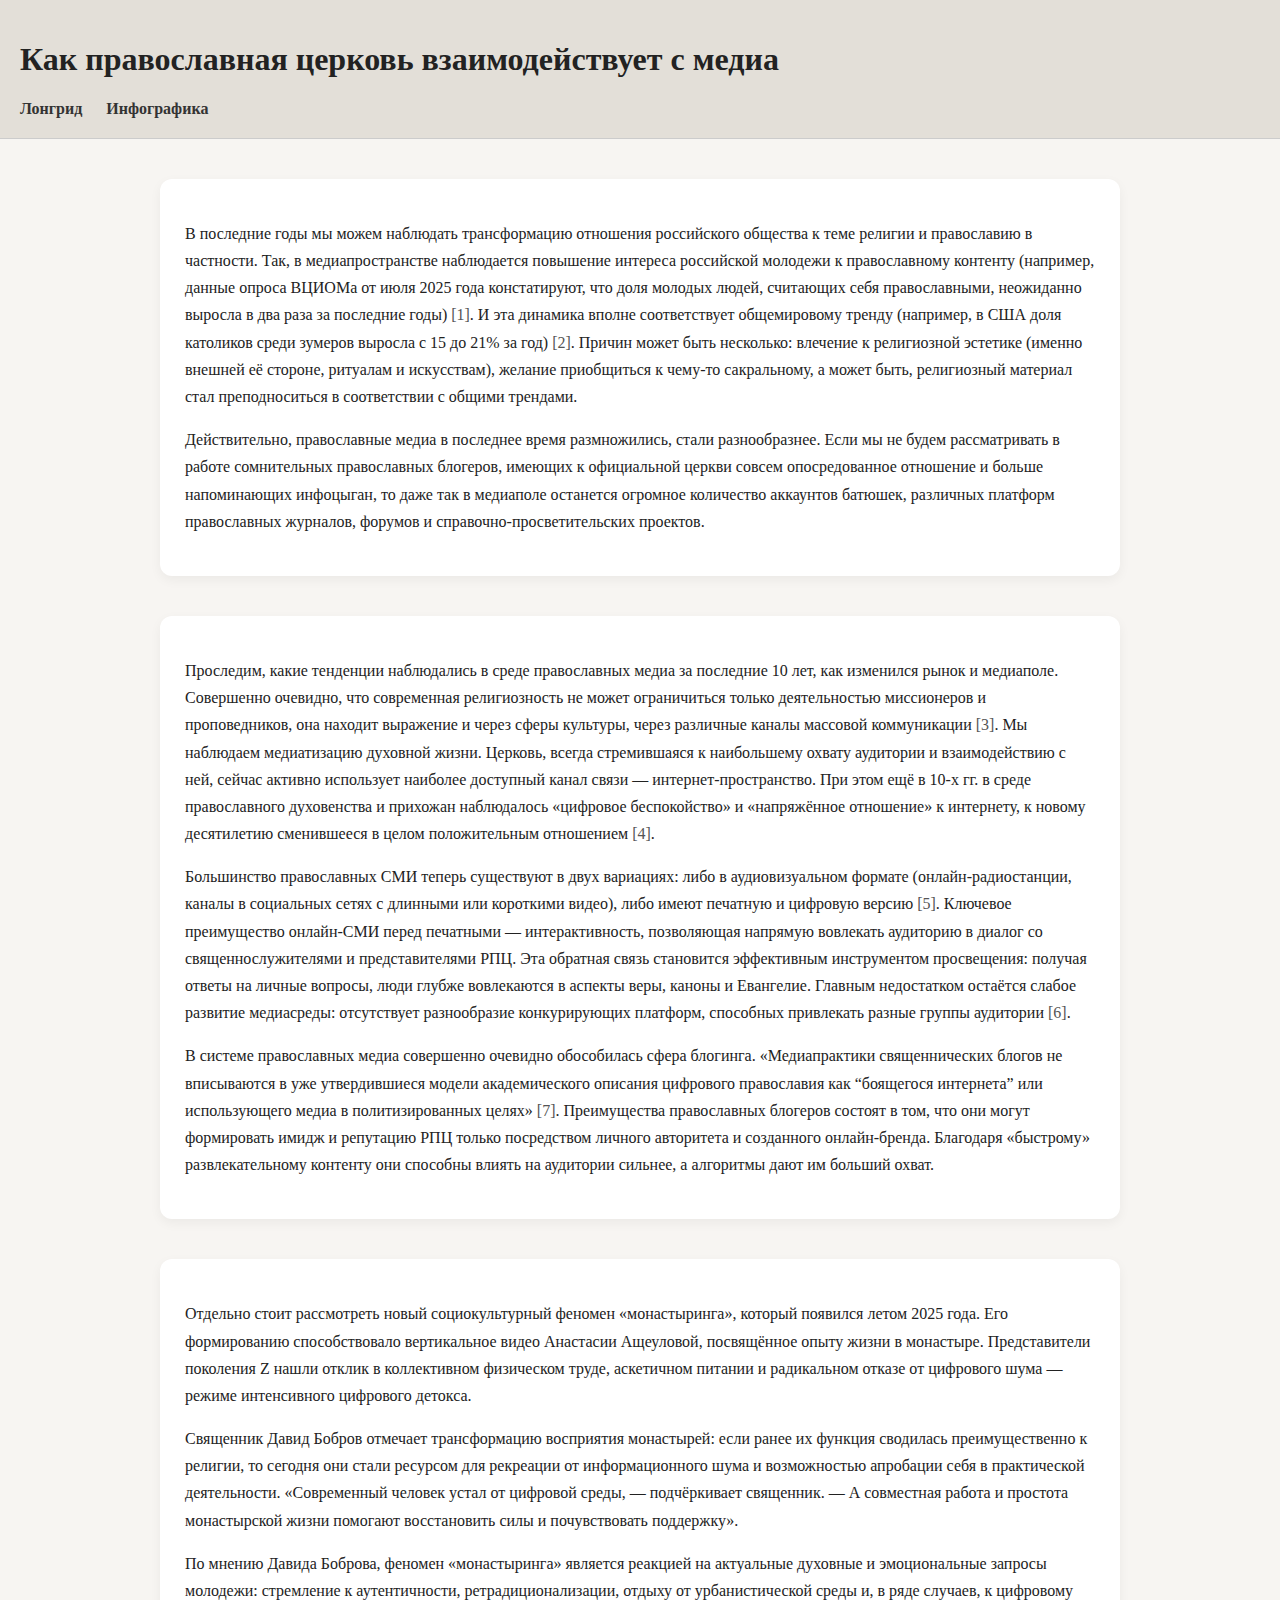
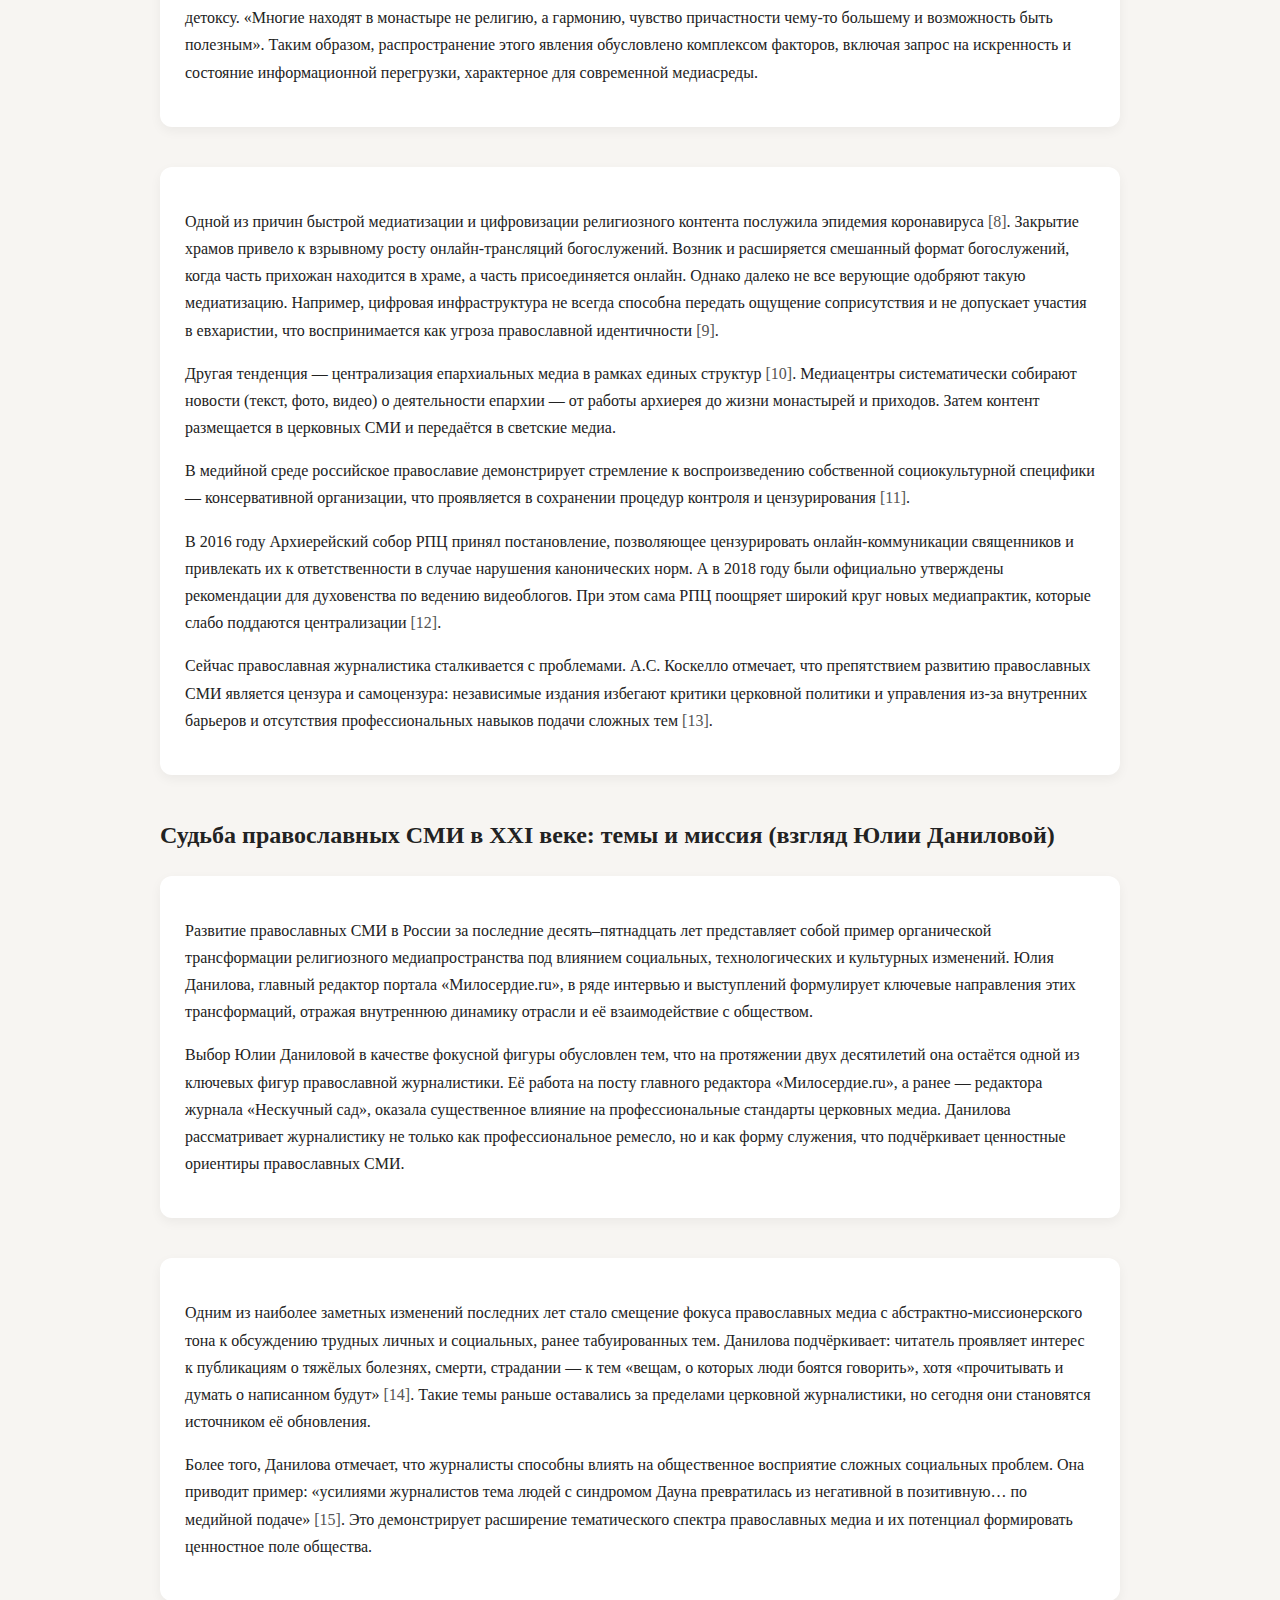
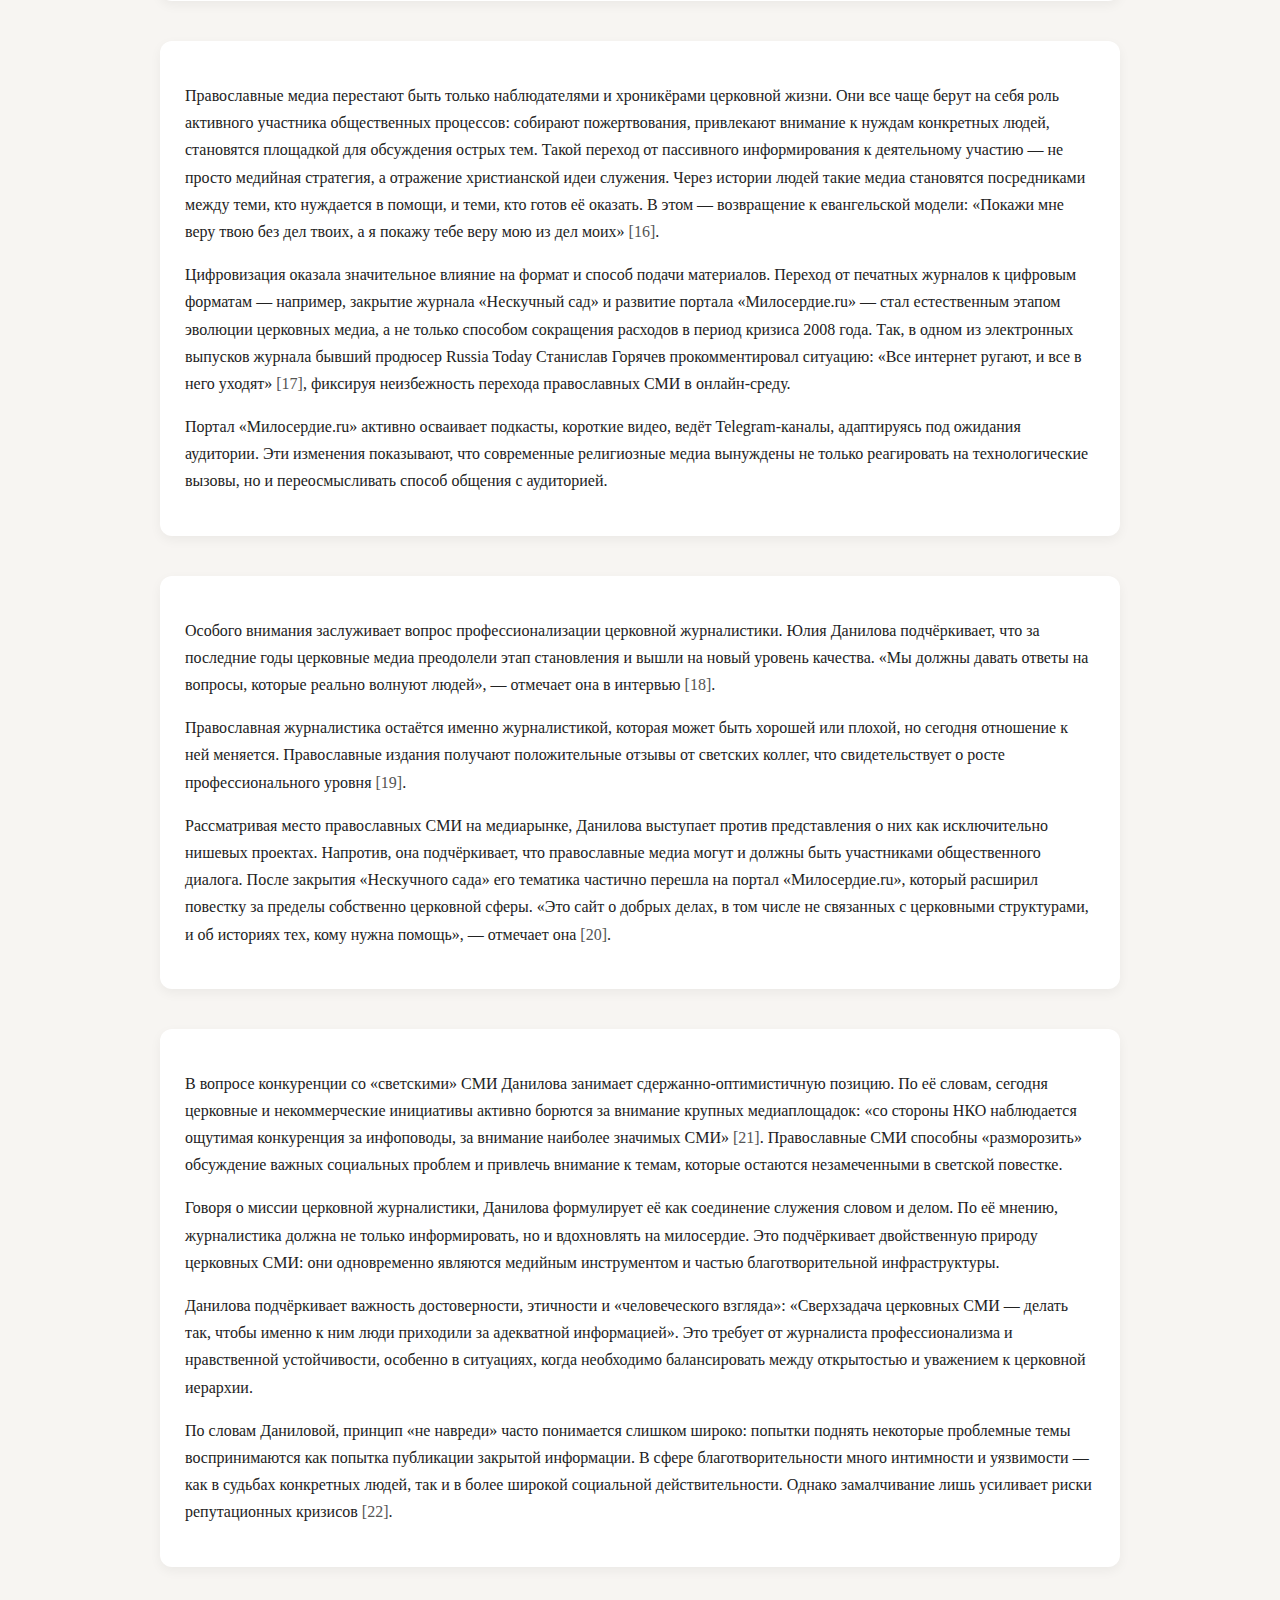
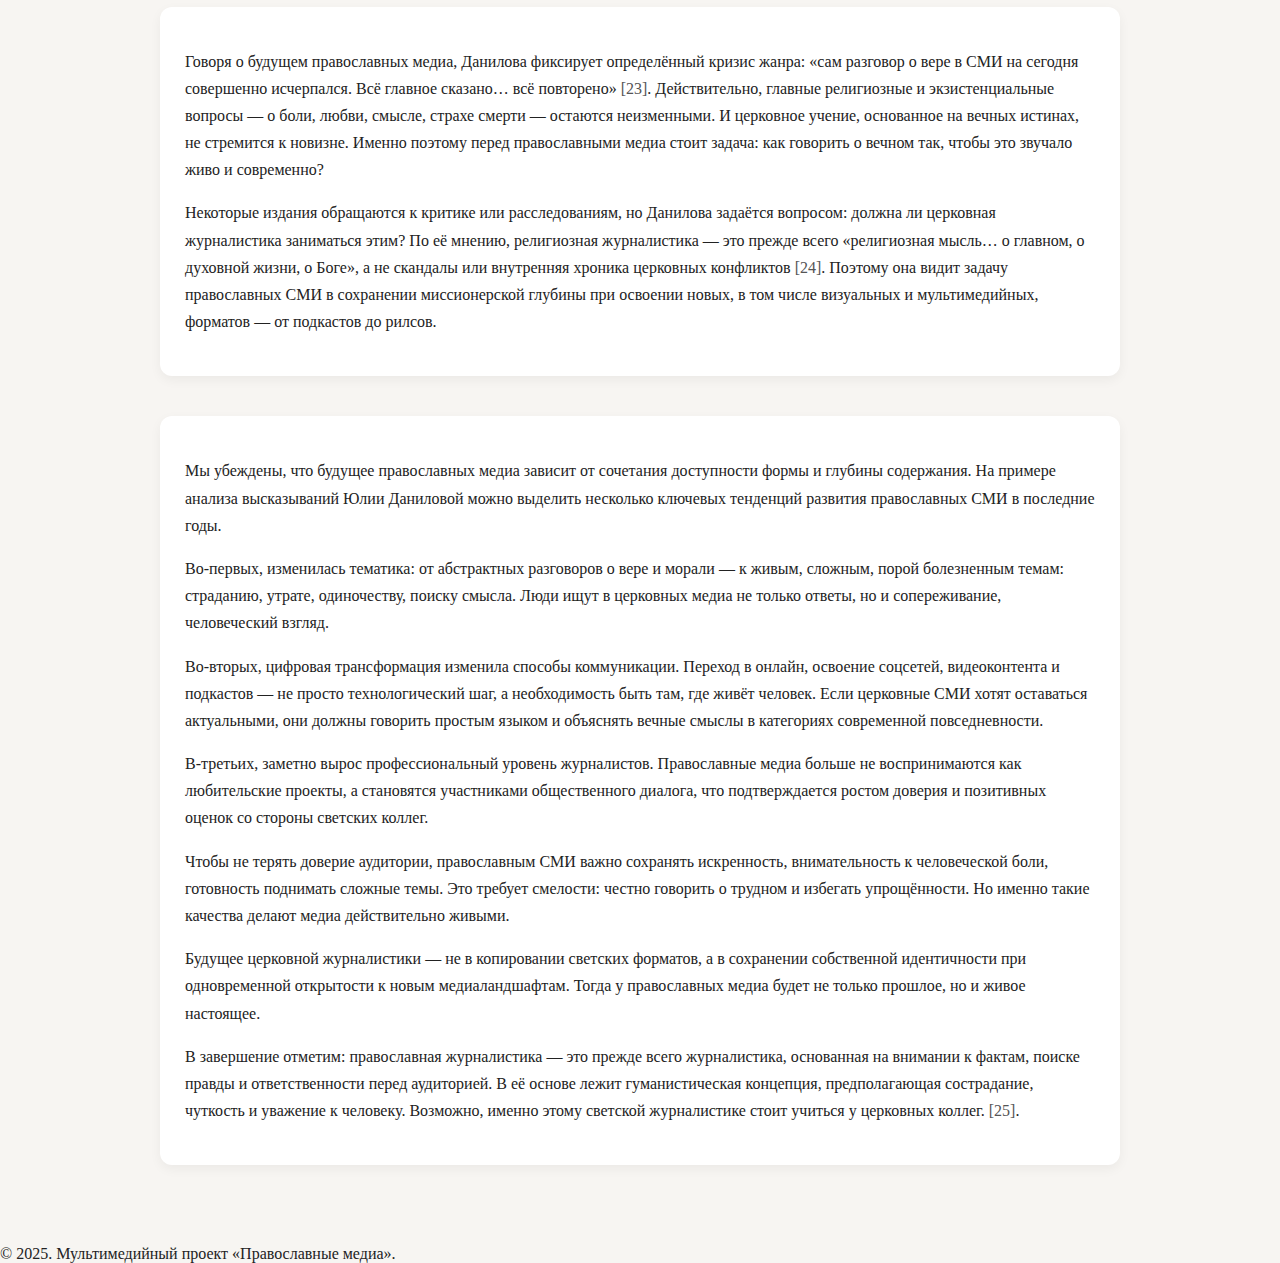
<file: index.html>
<!DOCTYPE html>
<html lang="ru">
<head>
    <meta charset="UTF-8">
    <title>Православные медиа — Аналитический текст</title>

    <link rel="stylesheet" href="css/style.css">
    <link rel="stylesheet" href="css/footnotes.css">
    <script defer src="js/footnotes.js"></script>
</head>

<body>

<header>
    <h1>Как православная церковь взаимодействует с медиа</h1>
    <nav>
       
        <a href="media.html" class="active">Лонгрид</a>
        <a href="survey.html">Инфографика</a>
      
    </nav>
</header>

<main class="content">


    <div class="card">
<p>
В последние годы мы можем наблюдать трансформацию отношения российского общества к теме религии
и православию в частности. Так, в медиапространстве наблюдается повышение интереса российской молодежи
к православному контенту (например, данные опроса ВЦИОМа от июля 2025 года констатируют,
что доля молодых людей, считающих себя православными, неожиданно выросла в два раза за последние годы)
<span class="footnote" data-note="Спицына А. ВЦИОМ: Более 80 процентов россиян считают себя верующими [Электронный ресурс] // Российская газета. URL: https://rg.ru/2025/07/24/vciom-bolee-80-procentov-rossiian-schitaiut-sebia-veruiushchimi.html (дата обращения: 12.11.2025)">[1]</span>.
И эта динамика вполне соответствует общемировому тренду (например, в США доля католиков среди зумеров
выросла с 15 до 21% за год)
<span class="footnote" data-note="Madeleine Kearns. How Catholicism Got Cool // The Free Press. URL: https://www.thefp.com/p/meet-americas-newest-catholics (дата обращения: 12.11.2025)">[2]</span>.
Причин может быть несколько: влечение к религиозной эстетике (именно внешней её стороне, ритуалам и искусствам),
желание приобщиться к чему-то сакральному, а может быть, религиозный материал стал преподноситься
в соответствии с общими трендами.
</p>
<p>
    Действительно, православные медиа в последнее время размножились, стали разнообразнее.
    Если мы не будем рассматривать в работе сомнительных православных блогеров, имеющих к официальной церкви
    совсем опосредованное отношение и больше напоминающих инфоцыган, то даже так в медиаполе останется
    огромное количество аккаунтов батюшек, различных платформ православных журналов, форумов и
    справочно-просветительских проектов.
    </p>
    </div>
   
    <div class="card">
    <p>
    Проследим, какие тенденции наблюдались в среде православных медиа за последние 10 лет,
    как изменился рынок и медиаполе.
    Совершенно очевидно, что современная религиозность не может ограничиться только деятельностью
    миссионеров и проповедников, она находит выражение и через сферы культуры, через различные каналы
    массовой коммуникации
    <span class="footnote" data-note="Ткаченко Л. А. Специфика православной журналистики и новые тенденции в развитии системы епархиальных СМИ // Известия УрФУ. 2015. №3 (141). С. 59–63. URL: https://elar.urfu.ru/handle/10995/34946">[3]</span>.
    Мы наблюдаем медиатизацию духовной жизни. Церковь, всегда стремившаяся к наибольшему охвату аудитории
    и взаимодействию с ней, сейчас активно использует наиболее доступный канал связи — интернет-пространство.
    При этом ещё в 10-х гг. в среде православного духовенства и прихожан наблюдалось «цифровое беспокойство»
    и «напряжённое отношение» к интернету, к новому десятилетию сменившееся в целом положительным отношением
    <span class="footnote" data-note="Островская Е.А. Миссия выполнима: православные батюшки-блогеры // Религия и медиа: «новая нормальность». М., 2021. С. 20.">[4]</span>.
    </p>
    
    <p>
    Большинство православных СМИ теперь существуют в двух вариациях:
    либо в аудиовизуальном формате (онлайн-радиостанции, каналы в социальных сетях с длинными или короткими видео),
    либо имеют печатную и цифровую версию
    <span class="footnote" data-note="Бужинская Д.С., Фокина Д.В. Российские православные масс-медиа для молодежи: состояние и перспективы развития // Петровские чтения. 2023.">[5]</span>.
    Ключевое преимущество онлайн-СМИ перед печатными — интерактивность, позволяющая напрямую вовлекать аудиторию
    в диалог со священнослужителями и представителями РПЦ. Эта обратная связь становится эффективным инструментом
    просвещения: получая ответы на личные вопросы, люди глубже вовлекаются в аспекты веры, каноны и Евангелие.
    Главным недостатком остаётся слабое развитие медиасреды: отсутствует разнообразие конкурирующих платформ,
    способных привлекать разные группы аудитории
    <span class="footnote" data-note="Там же.">[6]</span>.
    </p>
    
    <p>
    В системе православных медиа совершенно очевидно обособилась сфера блогинга.
    «Медиапрактики священнических блогов не вписываются в уже утвердившиеся модели академического описания
    цифрового православия как “боящегося интернета” или использующего медиа в политизированных целях»
    <span class="footnote" data-note="Островская Е.А. Миссия выполнима: православные батюшки-блогеры // Всероссийская конференция «Религия и медиа: новая нормальность». М., 2021. С. 22.">[7]</span>.
    Преимущества православных блогеров состоят в том, что они могут формировать имидж и репутацию РПЦ только
    посредством личного авторитета и созданного онлайн-бренда. Благодаря «быстрому» развлекательному контенту
    они способны влиять на аудитории сильнее, а алгоритмы дают им больший охват.
    </p>
    </div>
   
    <div class="card">
    <p>
        Отдельно стоит рассмотреть новый социокультурный феномен «монастыринга»,
        который появился летом 2025 года. Его формированию способствовало вертикальное видео
        Анастасии Ащеуловой, посвящённое опыту жизни в монастыре. Представители поколения Z нашли отклик
        в коллективном физическом труде, аскетичном питании и радикальном отказе от цифрового шума —
        режиме интенсивного цифрового детокса.
        </p>
        
        <p>
        Священник Давид Бобров отмечает трансформацию восприятия монастырей:
        если ранее их функция сводилась преимущественно к религии, то сегодня они стали ресурсом
        для рекреации от информационного шума и возможностью апробации себя в практической деятельности.
        «Современный человек устал от цифровой среды, — подчёркивает священник. —
        А совместная работа и простота монастырской жизни помогают восстановить силы и почувствовать поддержку».
        </p>
        
        <p>
        По мнению Давида Боброва, феномен «монастыринга» является реакцией
        на актуальные духовные и эмоциональные запросы молодежи: стремление к аутентичности,
        ретрадиционализации, отдыху от урбанистической среды и, в ряде случаев, к цифровому детоксу.
        «Многие находят в монастыре не религию, а гармонию, чувство причастности чему-то большему
        и возможность быть полезным». Таким образом, распространение этого явления обусловлено
        комплексом факторов, включая запрос на искренность и состояние информационной перегрузки,
        характерное для современной медиасреды.
        </p>
    </div>

    <div class="card">
        <p>
        Одной из причин быстрой медиатизации и цифровизации религиозного контента
        послужила эпидемия коронавируса
        <span class="footnote" data-note="Шилкина М.В. Цифровизация богослужебных практик: кейс Преображенского братства // Религия и медиа. 2021. С. 39.">[8]</span>.
        Закрытие храмов привело к взрывному росту онлайн-трансляций богослужений.
        Возник и расширяется смешанный формат богослужений, когда часть прихожан находится в храме,
        а часть присоединяется онлайн. Однако далеко не все верующие одобряют такую медиатизацию.
        Например, цифровая инфраструктура не всегда способна передать ощущение соприсутствия
        и не допускает участия в евхаристии, что воспринимается как угроза православной идентичности
        <span class="footnote" data-note="Гришаева Е.И. Цифровые медиа как инструмент религиозных практик: принятие и критика // Религия и медиа. 2021. С. 26–27.">[9]</span>.
        </p>
        
        <p>
        Другая тенденция — централизация епархиальных медиа в рамках единых структур
        <span class="footnote" data-note="Ткаченко Л.А. Специфика православной журналистики… // Известия УрФУ. 2015. №3 (141). С. 62.">[10]</span>.
        Медиацентры систематически собирают новости (текст, фото, видео) о деятельности епархии —
        от работы архиерея до жизни монастырей и приходов. Затем контент размещается в церковных СМИ
        и передаётся в светские медиа.
        </p>
        
        <p>
        В медийной среде российское православие демонстрирует стремление
        к воспроизведению собственной социокультурной специфики —
        консервативной организации, что проявляется в сохранении процедур контроля и цензурирования
        <span class="footnote" data-note="Островская Е.А. Медиатизация православия — это возможно? // Мониторинг общественного мнения. 2019. №5. С. 313.">[11]</span>.
        </p>
        
        <p>
        В 2016 году Архиерейский собор РПЦ принял постановление,
        позволяющее цензурировать онлайн-коммуникации священников
        и привлекать их к ответственности в случае нарушения канонических норм.
        А в 2018 году были официально утверждены рекомендации для духовенства по ведению видеоблогов.
        При этом сама РПЦ поощряет широкий круг новых медиапрактик, которые слабо поддаются централизации
        <span class="footnote" data-note="Там же. С. 316.">[12]</span>.
        </p>


        <p>
        Сейчас православная журналистика сталкивается с проблемами.
        А.С. Коскелло отмечает, что препятствием развитию православных СМИ является цензура и самоцензура:
        независимые издания избегают критики церковной политики и управления из-за внутренних барьеров
        и отсутствия профессиональных навыков подачи сложных тем
        <span class="footnote" data-note="Коскелло А.С. Православная журналистика онлайн — генезис, динамика и современное состояние // Религия и медиа. 2021. С. 87–88.">[13]</span>.
        </p>
    </div>

        <h2>Судьба православных СМИ в XXI веке: темы и миссия (взгляд Юлии Даниловой)</h2>

        <div class="card">
        <p>
        Развитие православных СМИ в России за последние десять–пятнадцать лет представляет собой пример
        органической трансформации религиозного медиапространства под влиянием социальных,
        технологических и культурных изменений. Юлия Данилова, главный редактор портала «Милосердие.ru»,
        в ряде интервью и выступлений формулирует ключевые направления этих трансформаций,
        отражая внутреннюю динамику отрасли и её взаимодействие с обществом.
        </p>
        
        <p>
        Выбор Юлии Даниловой в качестве фокусной фигуры обусловлен тем, что на протяжении двух десятилетий
        она остаётся одной из ключевых фигур православной журналистики. Её работа на посту главного редактора
        «Милосердие.ru», а ранее — редактора журнала «Нескучный сад», оказала существенное влияние
        на профессиональные стандарты церковных медиа. Данилова рассматривает журналистику не только
        как профессиональное ремесло, но и как форму служения, что подчёркивает ценностные ориентиры
        православных СМИ.
        </p>
        </div>

        <div class="card">
        <p>
        Одним из наиболее заметных изменений последних лет стало смещение фокуса православных медиа
        с абстрактно-миссионерского тона к обсуждению трудных личных и социальных, ранее табуированных тем.
        Данилова подчёркивает: читатель проявляет интерес к публикациям о тяжёлых болезнях, смерти,
        страдании — к тем «вещам, о которых люди боятся говорить», хотя «прочитывать и думать о написанном будут»
        <span class="footnote" data-note="Церковь и СМИ: рецепты взаимодействия // Учебный комитет Русской Православной Церкви. URL: https://uchkom.info/publikatsii/tserkov-i-smi-retsepty-vzaimodeystviya-19982/">[14]</span>.
        Такие темы раньше оставались за пределами церковной журналистики, но сегодня они становятся
        источником её обновления.
        </p>
        
        <p>
        Более того, Данилова отмечает, что журналисты способны влиять на общественное восприятие сложных
        социальных проблем. Она приводит пример: «усилиями журналистов тема людей с синдромом Дауна
        превратилась из негативной в позитивную… по медийной подаче»
        <span class="footnote" data-note="Церковь и СМИ: рецепты взаимодействия // Учебный комитет Русской Православной Церкви. URL: https://uchkom.info/publikatsii/tserkov-i-smi-retsepty-vzaimodeystviya-19982/">[15]</span>.
        Это демонстрирует расширение тематического спектра православных медиа и их потенциал
        формировать ценностное поле общества.
        </p>
        </div>

        <div class="card">
        <p>
        Православные медиа перестают быть только наблюдателями и хроникёрами церковной жизни.
        Они все чаще берут на себя роль активного участника общественных процессов: собирают пожертвования,
        привлекают внимание к нуждам конкретных людей, становятся площадкой для обсуждения острых тем.
        Такой переход от пассивного информирования к деятельному участию — не просто медийная стратегия,
        а отражение христианской идеи служения. Через истории людей такие медиа становятся посредниками между теми,
        кто нуждается в помощи, и теми, кто готов её оказать. В этом — возвращение к евангельской модели:
        «Покажи мне веру твою без дел твоих, а я покажу тебе веру мою из дел моих»
        <span class="footnote" data-note="Библия. Послание Иакова 2:18">[16]</span>.
        </p>
        <p>
            Цифровизация оказала значительное влияние на формат и способ подачи материалов.
            Переход от печатных журналов к цифровым форматам — например, закрытие журнала «Нескучный сад»
            и развитие портала «Милосердие.ru» — стал естественным этапом эволюции церковных медиа,
            а не только способом сокращения расходов в период кризиса 2008 года.
            Так, в одном из электронных выпусков журнала бывший продюсер Russia Today Станислав Горячев
            прокомментировал ситуацию: «Все интернет ругают, и все в него уходят»
            <span class="footnote" data-note="Карпенко И. Интернет — прививка от глупости // Нескучный сад. 2013. URL: https://www.nsad.ru/articles/internet-privivka-ot-gluposti">[17]</span>,
            фиксируя неизбежность перехода православных СМИ в онлайн-среду.
            </p>
            
            <p>
            Портал «Милосердие.ru» активно осваивает подкасты, короткие видео,
            ведёт Telegram-каналы, адаптируясь под ожидания аудитории. Эти изменения показывают,
            что современные религиозные медиа вынуждены не только реагировать на технологические вызовы,
            но и переосмысливать способ общения с аудиторией.
            </p>
        </div>

        <div class="card">
            <p>
            Особого внимания заслуживает вопрос профессионализации церковной журналистики.
            Юлия Данилова подчёркивает, что за последние годы церковные медиа преодолели этап становления
            и вышли на новый уровень качества. «Мы должны давать ответы на вопросы, которые реально волнуют людей»,
            — отмечает она в интервью
            <span class="footnote" data-note="Данилова Ю. «Мы должны давать ответы на вопросы, которые реально волнуют людей»: интервью // Е-Вестник. 2013. URL: http://e-vestnik.ru/interviews/danilova_int_vis/">[18]</span>.
            </p>
    

            <p>
            Православная журналистика остаётся именно журналистикой, которая может быть хорошей или плохой,
            но сегодня отношение к ней меняется. Православные издания получают положительные отзывы
            от светских коллег, что свидетельствует о росте профессионального уровня
            <span class="footnote" data-note="Данилова Ю. «Мы должны давать ответы на вопросы, которые реально волнуют людей»: интервью // Е-Вестник. 2013. URL: http://e-vestnik.ru/interviews/danilova_int_vis/">[19]</span>.
            </p>
            <p>
                Рассматривая место православных СМИ на медиарынке, Данилова выступает против представления о них
                как исключительно нишевых проектах. Напротив, она подчёркивает, что православные медиа могут
                и должны быть участниками общественного диалога. После закрытия «Нескучного сада» его тематика
                частично перешла на портал «Милосердие.ru», который расширил повестку за пределы собственно церковной сферы.
                «Это сайт о добрых делах, в том числе не связанных с церковными структурами, и об историях тех,
                кому нужна помощь»,
                — отмечает она
                <span class="footnote" data-note="Православный интернет-журнал «Нескучный сад» закрылся из-за финансовых трудностей // Правмир. 2013. URL: https://www.pravmir.ru/pravoslavnyj-internet-zhurnal-neskuchnyj-sad-zakrylsya-iz-za-finansovyx-trudnostej">[20]</span>.
                </p>
        </div>

        <div class="card">
                <p>
                В вопросе конкуренции со «светскими» СМИ Данилова занимает сдержанно-оптимистичную позицию.
                По её словам, сегодня церковные и некоммерческие инициативы активно борются за внимание
                крупных медиаплощадок: «со стороны НКО наблюдается ощутимая конкуренция за инфоповоды,
                за внимание наиболее значимых СМИ»
                <span class="footnote" data-note="Данилова Ю. Поговорить по душам. Церковь, СМИ и социальные сети // Православие.Ru. 2017. URL: https://pravoslavie.ru/98075.html">[21]</span>.
                Православные СМИ способны «разморозить» обсуждение важных социальных проблем и привлечь внимание
                к темам, которые остаются незамеченными в светской повестке.
                </p>
                
                <p>
                Говоря о миссии церковной журналистики, Данилова формулирует её как соединение служения словом и делом.
                По её мнению, журналистика должна не только информировать, но и вдохновлять на милосердие.
                Это подчёркивает двойственную природу церковных СМИ: они одновременно являются медийным инструментом
                и частью благотворительной инфраструктуры.
                </p>
                
                <p>
                Данилова подчёркивает важность достоверности, этичности и «человеческого взгляда»:
                «Сверхзадача церковных СМИ — делать так, чтобы именно к ним люди приходили за адекватной информацией».
                Это требует от журналиста профессионализма и нравственной устойчивости, особенно в ситуациях,
                когда необходимо балансировать между открытостью и уважением к церковной иерархии.
                </p>
                
                <p>
                По словам Даниловой, принцип «не навреди» часто понимается слишком широко: попытки поднять
                некоторые проблемные темы воспринимаются как попытка публикации закрытой информации.
                В сфере благотворительности много интимности и уязвимости — как в судьбах конкретных людей,
                так и в более широкой социальной действительности. Однако замалчивание лишь усиливает риски
                репутационных кризисов
                <span class="footnote" data-note="Данилова Ю. Почему журналистика на церковные темы выглядит странно? // Архангельская и Холмогорская епархия. LiveJournal. 2014. URL: https://arh-eparhia.livejournal.com/51578.html">[22]</span>.
                </p>
        </div>

        <div class="card">
                <p>
                    Говоря о будущем православных медиа, Данилова фиксирует определённый кризис жанра:
                    «сам разговор о вере в СМИ на сегодня совершенно исчерпался. Всё главное сказано… всё повторено»
                    <span class="footnote" data-note="Данилова Ю. Нравственность и нейтралитет: стратегия православного СМИ во время информационной войны // Правмир. 2014. URL: https://www.pravmir.ru/nravstvennost-i-neytralitet-strategiya-pravoslavnogo-smi-vo-vremya-informatsionnoy-voynyi-1/">[23]</span>.
                    Действительно, главные религиозные и экзистенциальные вопросы — о боли, любви, смысле,
                    страхе смерти — остаются неизменными. И церковное учение, основанное на вечных истинах,
                    не стремится к новизне. Именно поэтому перед православными медиа стоит задача:
                    как говорить о вечном так, чтобы это звучало живо и современно?
                    </p>
                    
                    <p>
                    Некоторые издания обращаются к критике или расследованиям, но Данилова задаётся вопросом:
                    должна ли церковная журналистика заниматься этим? По её мнению, религиозная журналистика —
                    это прежде всего «религиозная мысль… о главном, о духовной жизни, о Боге»,
                    а не скандалы или внутренняя хроника церковных конфликтов
                    <span class="footnote" data-note="Данилова Ю. Нравственность и нейтралитет: стратегия православного СМИ во время информационной войны // Правмир. 2014. URL: https://www.pravmir.ru/nravstvennost-i-neytralitet-strategiya-pravoslavnogo-smi-vo-vremya-informatsionnoy-voynyi-1/">[24]</span>.
                    Поэтому она видит задачу православных СМИ в сохранении миссионерской глубины при освоении новых,
                    в том числе визуальных и мультимедийных, форматов — от подкастов до рилсов.
                    </p>
        </div>

        <div class="card">
                    <p>
                    Мы убеждены, что будущее православных медиа зависит от сочетания доступности формы
                    и глубины содержания. На примере анализа высказываний Юлии Даниловой можно выделить несколько
                    ключевых тенденций развития православных СМИ в последние годы.
                    </p>
                    
                    <p>
                    Во-первых, изменилась тематика: от абстрактных разговоров о вере и морали —
                    к живым, сложным, порой болезненным темам: страданию, утрате, одиночеству, поиску смысла.
                    Люди ищут в церковных медиа не только ответы, но и сопереживание, человеческий взгляд.
                    </p>
                    
                    <p>
                    Во-вторых, цифровая трансформация изменила способы коммуникации.
                    Переход в онлайн, освоение соцсетей, видеоконтента и подкастов — не просто технологический шаг,
                    а необходимость быть там, где живёт человек. Если церковные СМИ хотят оставаться актуальными,
                    они должны говорить простым языком и объяснять вечные смыслы в категориях современной повседневности.
                    </p>
                    
                    <p>
                    В-третьих, заметно вырос профессиональный уровень журналистов.
                    Православные медиа больше не воспринимаются как любительские проекты, а становятся участниками
                    общественного диалога, что подтверждается ростом доверия и позитивных оценок со стороны светских коллег.
                    </p>
                    
                    <p>
                    Чтобы не терять доверие аудитории, православным СМИ важно сохранять искренность,
                    внимательность к человеческой боли, готовность поднимать сложные темы.
                    Это требует смелости: честно говорить о трудном и избегать упрощённости.
                    Но именно такие качества делают медиа действительно живыми.
                    </p>
                    
                    <p>
                    Будущее церковной журналистики — не в копировании светских форматов,
                    а в сохранении собственной идентичности при одновременной открытости
                    к новым медиаландшафтам. Тогда у православных медиа будет не только прошлое,
                    но и живое настоящее.
                    </p>
                    
                    <p>
                    В завершение отметим: православная журналистика — это прежде всего журналистика,
                    основанная на внимании к фактам, поиске правды и ответственности перед аудиторией.
                    В её основе лежит гуманистическая концепция, предполагающая сострадание,
                    чуткость и уважение к человеку. Возможно, именно этому светской журналистике стоит учиться
                    у церковных коллег.
            
                    <span class="footnote" data-note="Данилова Ю. Нравственность и нейтралитет: стратегия православного СМИ во время информационной войны // Правмир. 2014.">[25]</span>.
                    </p>
        </div>
                </main>

                <footer>
                    © 2025. Мультимедийный проект «Православные медиа».
                </footer>
                
                </body>
                </html>
</file>
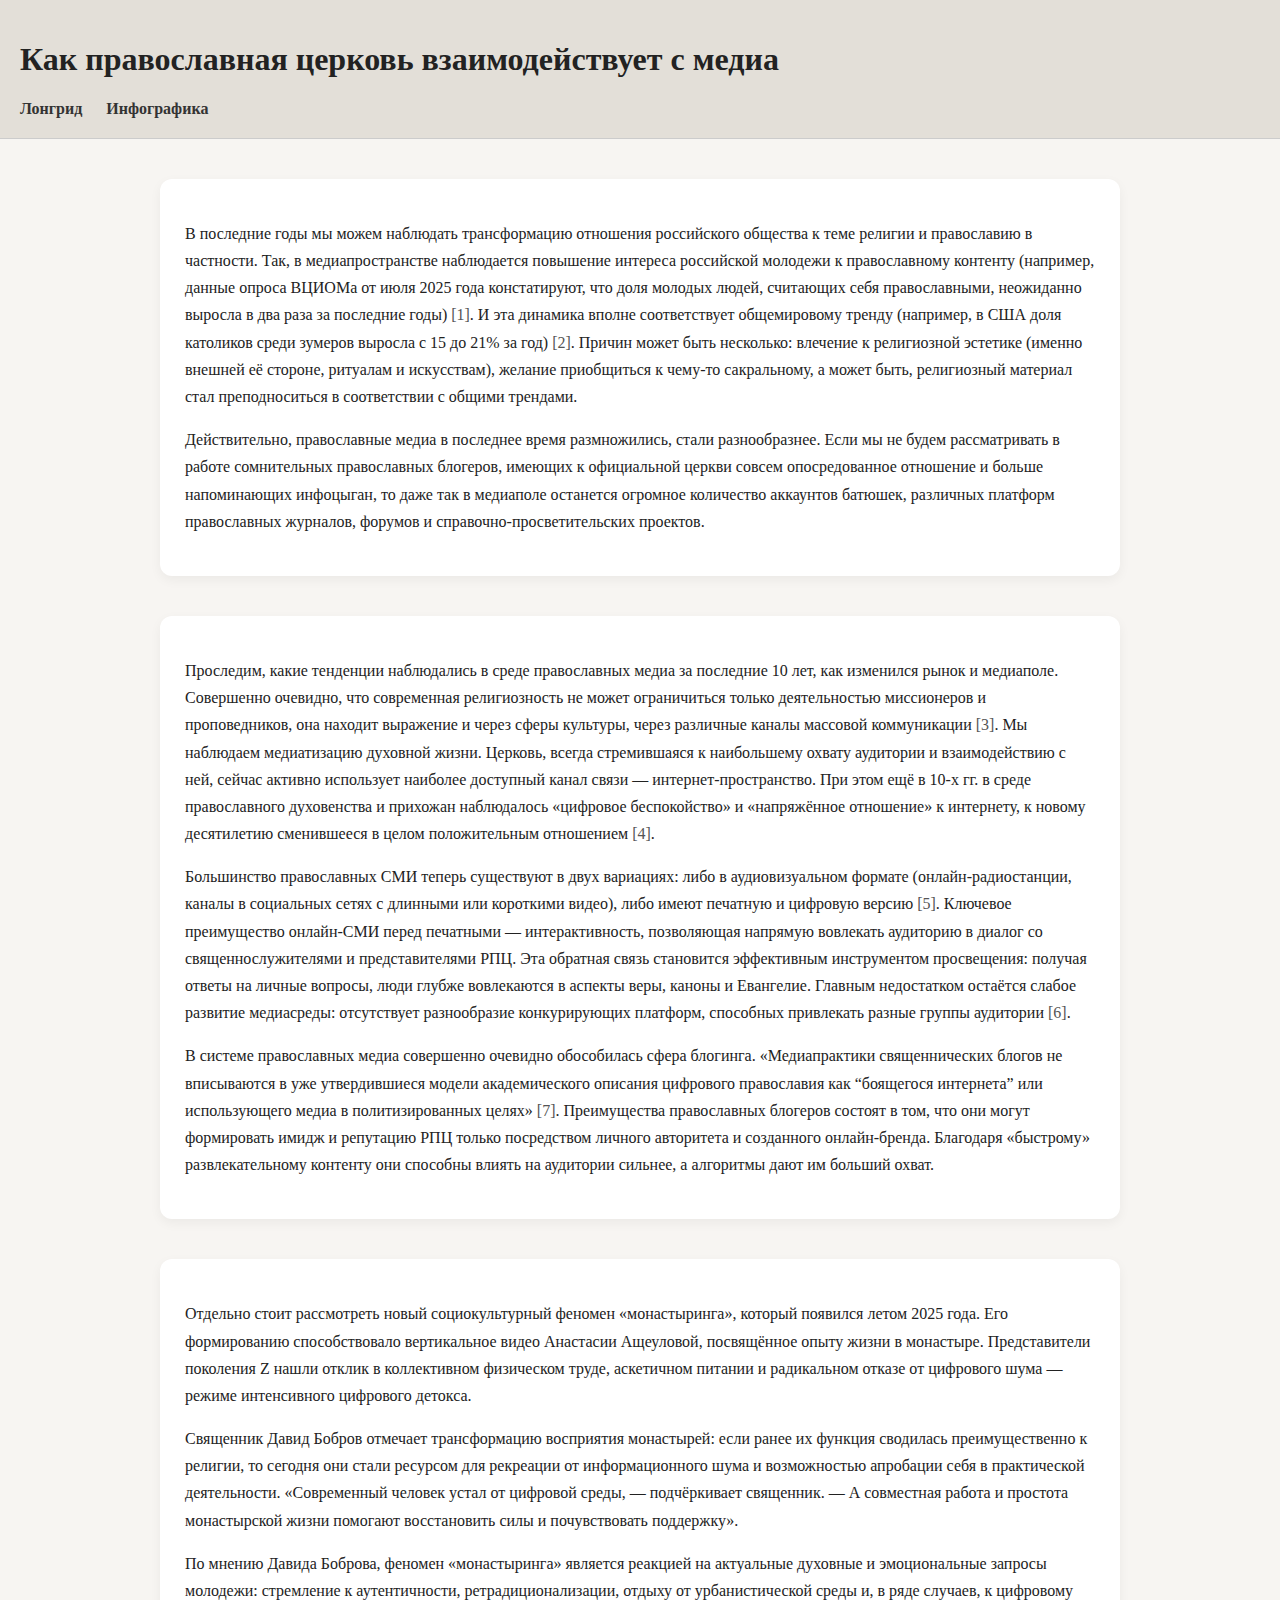
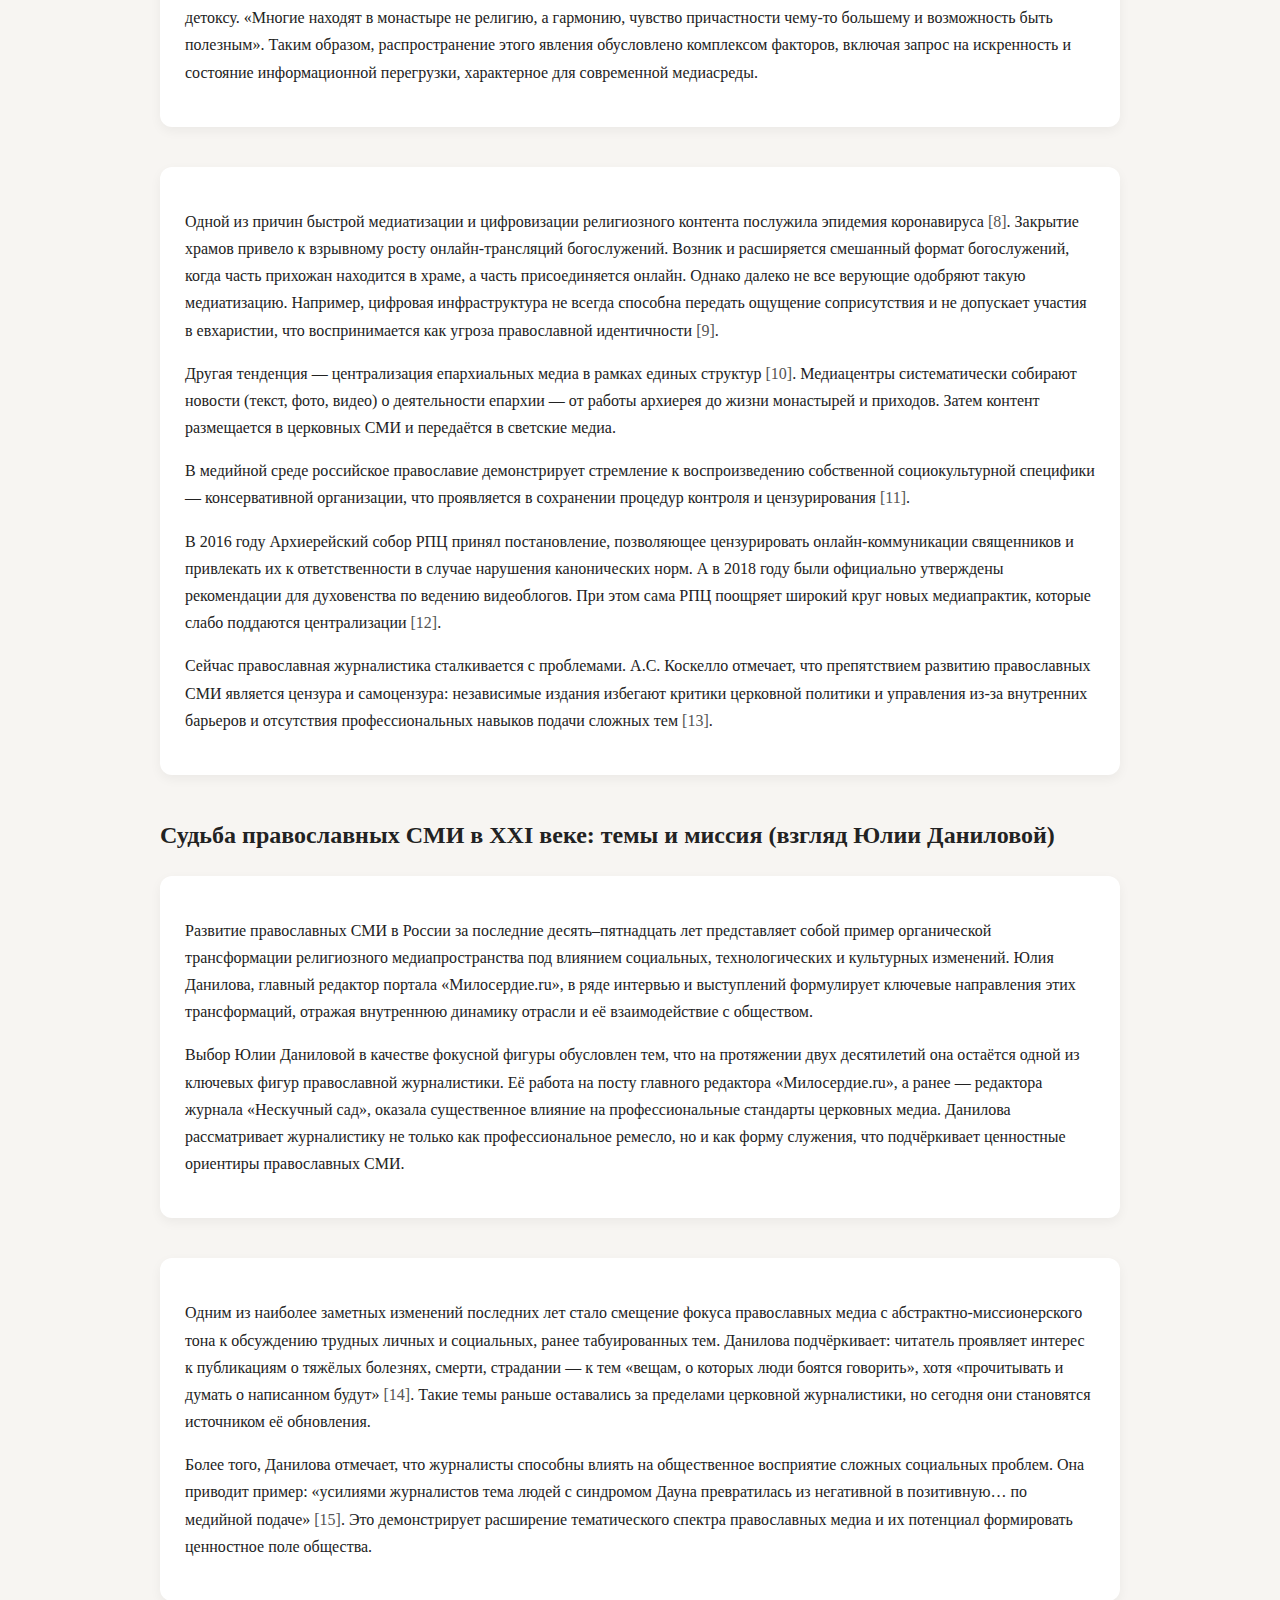
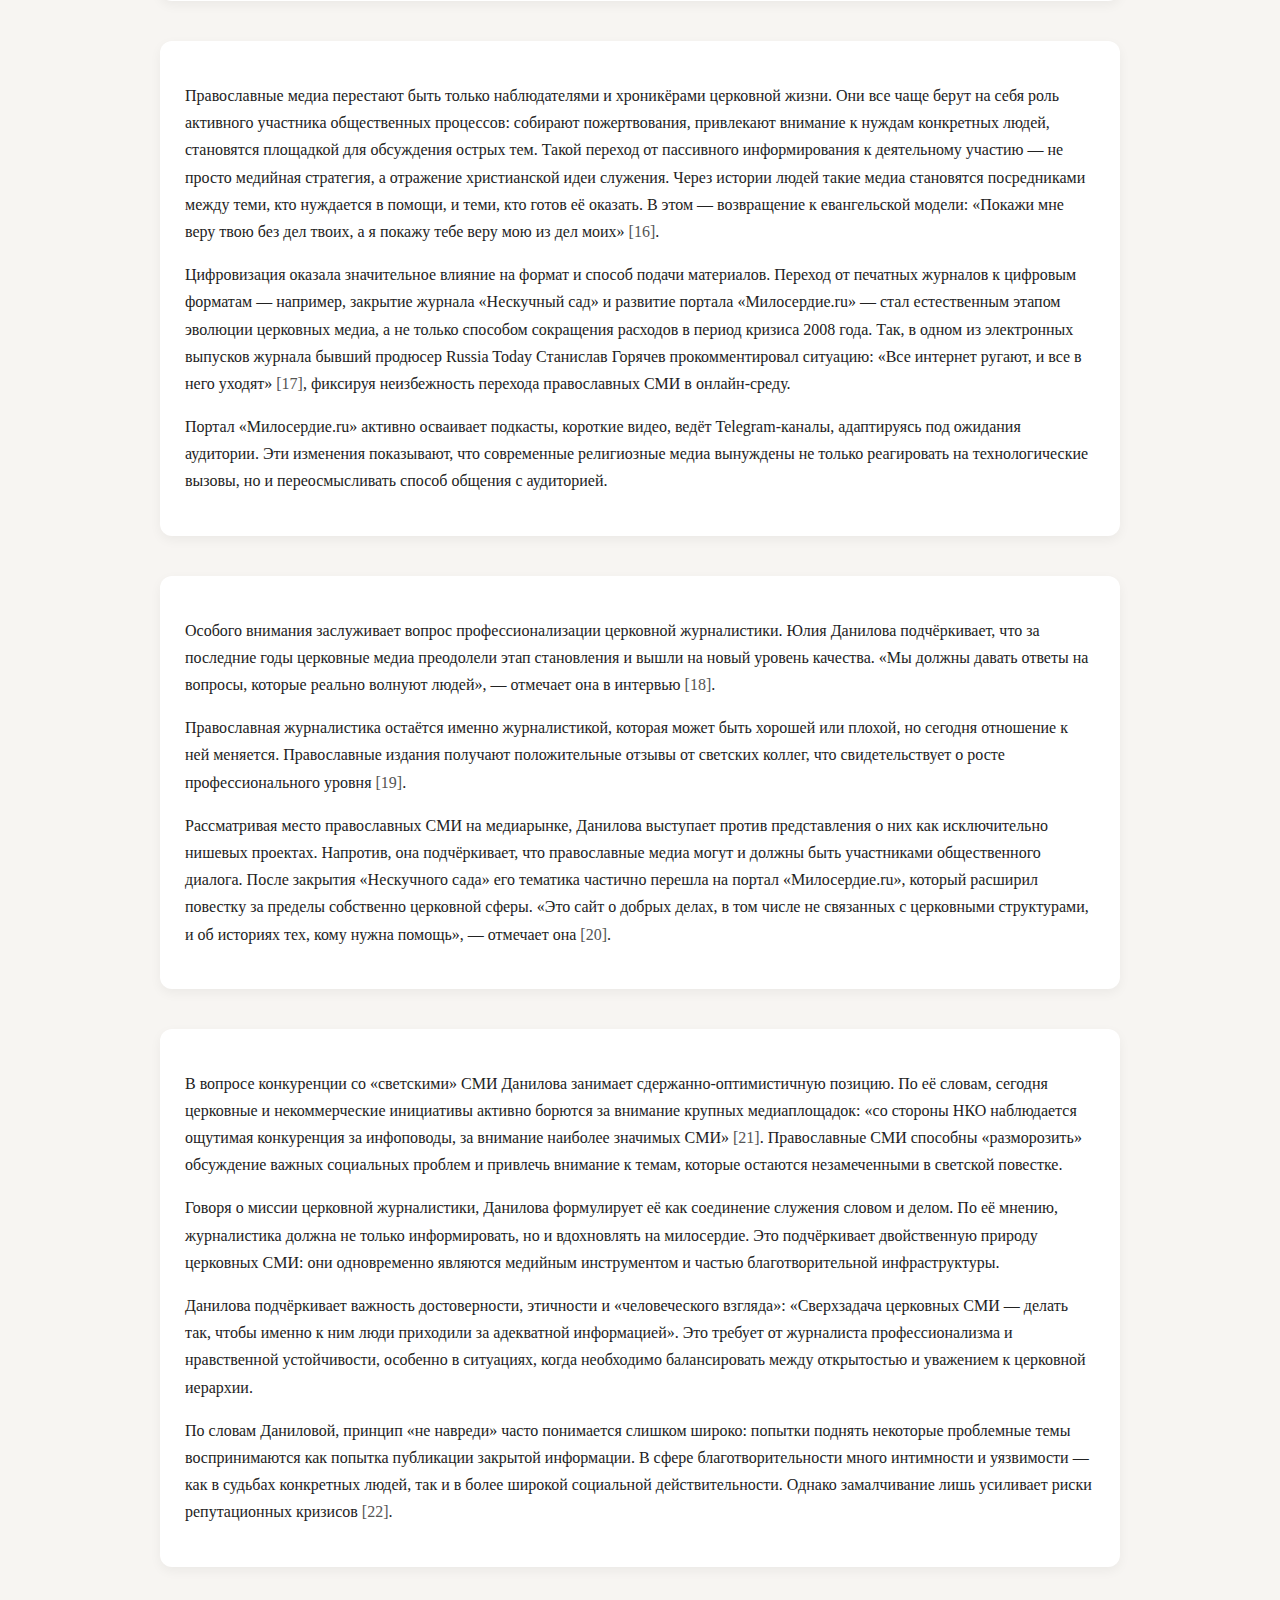
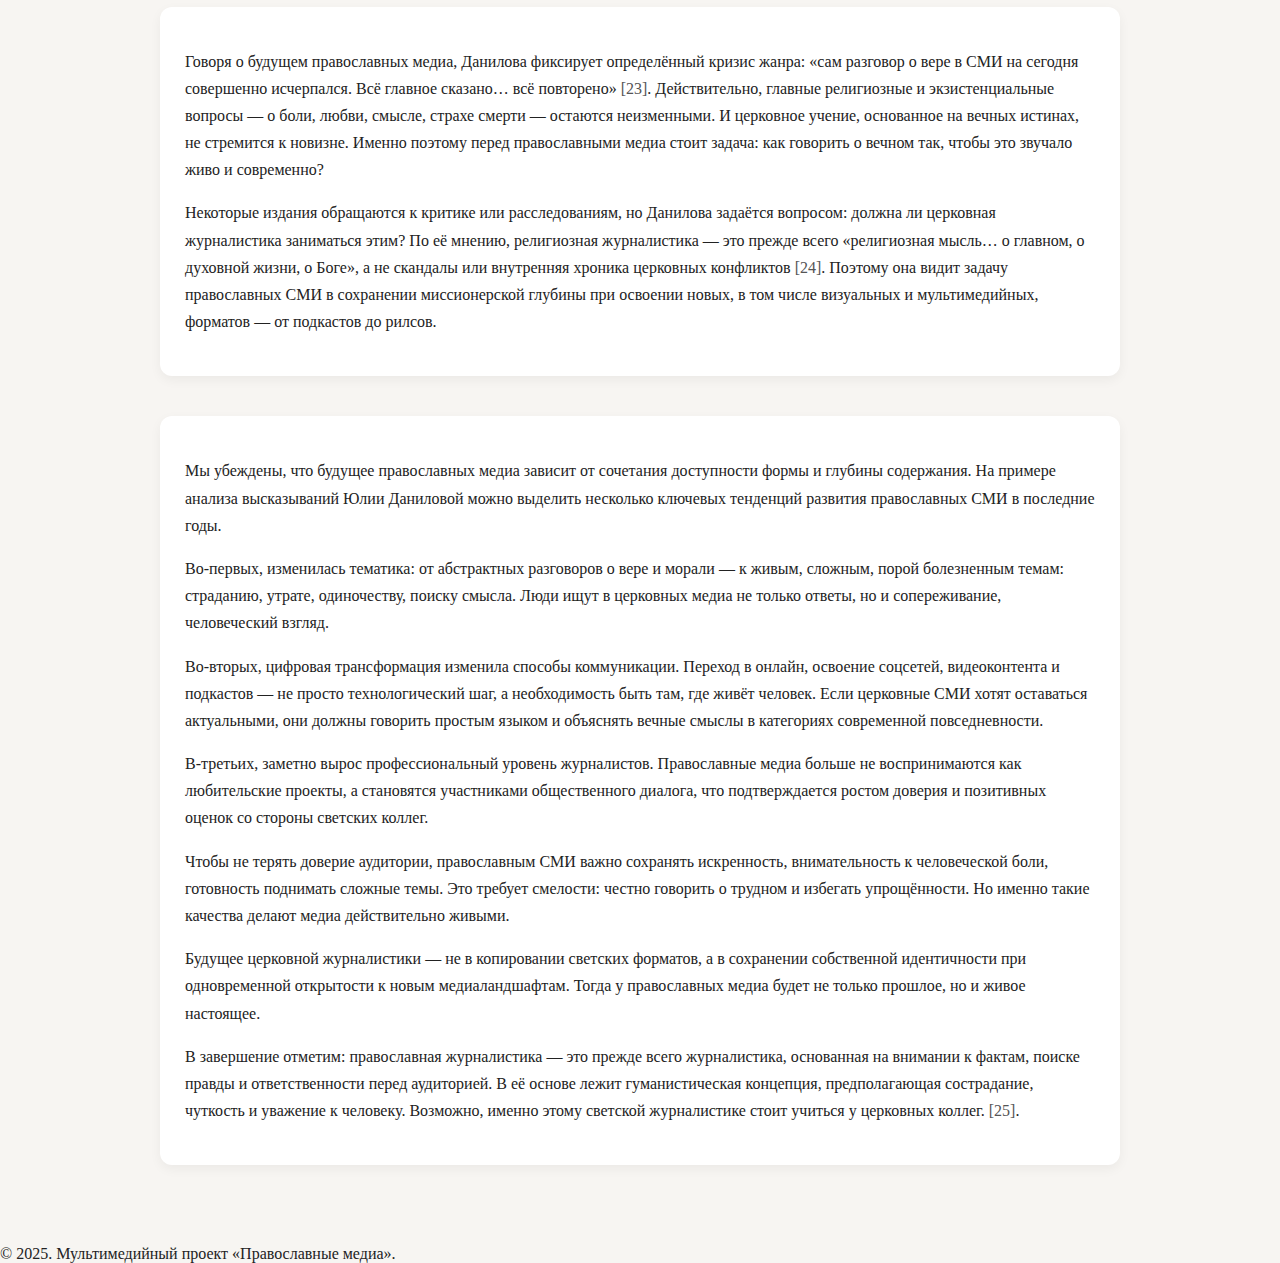
<file: Проект "Православная церковь и медиа"/index.html>
<!DOCTYPE html>
<html lang="ru">
<head>
    <meta charset="UTF-8">
    <title>Православные медиа — Аналитический текст</title>

    <link rel="stylesheet" href="css/style.css">
    <link rel="stylesheet" href="css/footnotes.css">
    <script defer src="js/footnotes.js"></script>
</head>

<body>

<header>
    <h1>Как православная церковь взаимодействует с медиа</h1>
    <nav>
       
        <a href="media.html" class="active">Лонгрид</a>
        <a href="survey.html">Инфографика</a>
      
    </nav>
</header>

<main class="content">


    <div class="card">
<p>
В последние годы мы можем наблюдать трансформацию отношения российского общества к теме религии
и православию в частности. Так, в медиапространстве наблюдается повышение интереса российской молодежи
к православному контенту (например, данные опроса ВЦИОМа от июля 2025 года констатируют,
что доля молодых людей, считающих себя православными, неожиданно выросла в два раза за последние годы)
<span class="footnote" data-note="Спицына А. ВЦИОМ: Более 80 процентов россиян считают себя верующими [Электронный ресурс] // Российская газета. URL: https://rg.ru/2025/07/24/vciom-bolee-80-procentov-rossiian-schitaiut-sebia-veruiushchimi.html (дата обращения: 12.11.2025)">[1]</span>.
И эта динамика вполне соответствует общемировому тренду (например, в США доля католиков среди зумеров
выросла с 15 до 21% за год)
<span class="footnote" data-note="Madeleine Kearns. How Catholicism Got Cool // The Free Press. URL: https://www.thefp.com/p/meet-americas-newest-catholics (дата обращения: 12.11.2025)">[2]</span>.
Причин может быть несколько: влечение к религиозной эстетике (именно внешней её стороне, ритуалам и искусствам),
желание приобщиться к чему-то сакральному, а может быть, религиозный материал стал преподноситься
в соответствии с общими трендами.
</p>
<p>
    Действительно, православные медиа в последнее время размножились, стали разнообразнее.
    Если мы не будем рассматривать в работе сомнительных православных блогеров, имеющих к официальной церкви
    совсем опосредованное отношение и больше напоминающих инфоцыган, то даже так в медиаполе останется
    огромное количество аккаунтов батюшек, различных платформ православных журналов, форумов и
    справочно-просветительских проектов.
    </p>
    </div>
   
    <div class="card">
    <p>
    Проследим, какие тенденции наблюдались в среде православных медиа за последние 10 лет,
    как изменился рынок и медиаполе.
    Совершенно очевидно, что современная религиозность не может ограничиться только деятельностью
    миссионеров и проповедников, она находит выражение и через сферы культуры, через различные каналы
    массовой коммуникации
    <span class="footnote" data-note="Ткаченко Л. А. Специфика православной журналистики и новые тенденции в развитии системы епархиальных СМИ // Известия УрФУ. 2015. №3 (141). С. 59–63. URL: https://elar.urfu.ru/handle/10995/34946">[3]</span>.
    Мы наблюдаем медиатизацию духовной жизни. Церковь, всегда стремившаяся к наибольшему охвату аудитории
    и взаимодействию с ней, сейчас активно использует наиболее доступный канал связи — интернет-пространство.
    При этом ещё в 10-х гг. в среде православного духовенства и прихожан наблюдалось «цифровое беспокойство»
    и «напряжённое отношение» к интернету, к новому десятилетию сменившееся в целом положительным отношением
    <span class="footnote" data-note="Островская Е.А. Миссия выполнима: православные батюшки-блогеры // Религия и медиа: «новая нормальность». М., 2021. С. 20.">[4]</span>.
    </p>
    
    <p>
    Большинство православных СМИ теперь существуют в двух вариациях:
    либо в аудиовизуальном формате (онлайн-радиостанции, каналы в социальных сетях с длинными или короткими видео),
    либо имеют печатную и цифровую версию
    <span class="footnote" data-note="Бужинская Д.С., Фокина Д.В. Российские православные масс-медиа для молодежи: состояние и перспективы развития // Петровские чтения. 2023.">[5]</span>.
    Ключевое преимущество онлайн-СМИ перед печатными — интерактивность, позволяющая напрямую вовлекать аудиторию
    в диалог со священнослужителями и представителями РПЦ. Эта обратная связь становится эффективным инструментом
    просвещения: получая ответы на личные вопросы, люди глубже вовлекаются в аспекты веры, каноны и Евангелие.
    Главным недостатком остаётся слабое развитие медиасреды: отсутствует разнообразие конкурирующих платформ,
    способных привлекать разные группы аудитории
    <span class="footnote" data-note="Там же.">[6]</span>.
    </p>
    
    <p>
    В системе православных медиа совершенно очевидно обособилась сфера блогинга.
    «Медиапрактики священнических блогов не вписываются в уже утвердившиеся модели академического описания
    цифрового православия как “боящегося интернета” или использующего медиа в политизированных целях»
    <span class="footnote" data-note="Островская Е.А. Миссия выполнима: православные батюшки-блогеры // Всероссийская конференция «Религия и медиа: новая нормальность». М., 2021. С. 22.">[7]</span>.
    Преимущества православных блогеров состоят в том, что они могут формировать имидж и репутацию РПЦ только
    посредством личного авторитета и созданного онлайн-бренда. Благодаря «быстрому» развлекательному контенту
    они способны влиять на аудитории сильнее, а алгоритмы дают им больший охват.
    </p>
    </div>
   
    <div class="card">
    <p>
        Отдельно стоит рассмотреть новый социокультурный феномен «монастыринга»,
        который появился летом 2025 года. Его формированию способствовало вертикальное видео
        Анастасии Ащеуловой, посвящённое опыту жизни в монастыре. Представители поколения Z нашли отклик
        в коллективном физическом труде, аскетичном питании и радикальном отказе от цифрового шума —
        режиме интенсивного цифрового детокса.
        </p>
        
        <p>
        Священник Давид Бобров отмечает трансформацию восприятия монастырей:
        если ранее их функция сводилась преимущественно к религии, то сегодня они стали ресурсом
        для рекреации от информационного шума и возможностью апробации себя в практической деятельности.
        «Современный человек устал от цифровой среды, — подчёркивает священник. —
        А совместная работа и простота монастырской жизни помогают восстановить силы и почувствовать поддержку».
        </p>
        
        <p>
        По мнению Давида Боброва, феномен «монастыринга» является реакцией
        на актуальные духовные и эмоциональные запросы молодежи: стремление к аутентичности,
        ретрадиционализации, отдыху от урбанистической среды и, в ряде случаев, к цифровому детоксу.
        «Многие находят в монастыре не религию, а гармонию, чувство причастности чему-то большему
        и возможность быть полезным». Таким образом, распространение этого явления обусловлено
        комплексом факторов, включая запрос на искренность и состояние информационной перегрузки,
        характерное для современной медиасреды.
        </p>
    </div>

    <div class="card">
        <p>
        Одной из причин быстрой медиатизации и цифровизации религиозного контента
        послужила эпидемия коронавируса
        <span class="footnote" data-note="Шилкина М.В. Цифровизация богослужебных практик: кейс Преображенского братства // Религия и медиа. 2021. С. 39.">[8]</span>.
        Закрытие храмов привело к взрывному росту онлайн-трансляций богослужений.
        Возник и расширяется смешанный формат богослужений, когда часть прихожан находится в храме,
        а часть присоединяется онлайн. Однако далеко не все верующие одобряют такую медиатизацию.
        Например, цифровая инфраструктура не всегда способна передать ощущение соприсутствия
        и не допускает участия в евхаристии, что воспринимается как угроза православной идентичности
        <span class="footnote" data-note="Гришаева Е.И. Цифровые медиа как инструмент религиозных практик: принятие и критика // Религия и медиа. 2021. С. 26–27.">[9]</span>.
        </p>
        
        <p>
        Другая тенденция — централизация епархиальных медиа в рамках единых структур
        <span class="footnote" data-note="Ткаченко Л.А. Специфика православной журналистики… // Известия УрФУ. 2015. №3 (141). С. 62.">[10]</span>.
        Медиацентры систематически собирают новости (текст, фото, видео) о деятельности епархии —
        от работы архиерея до жизни монастырей и приходов. Затем контент размещается в церковных СМИ
        и передаётся в светские медиа.
        </p>
        
        <p>
        В медийной среде российское православие демонстрирует стремление
        к воспроизведению собственной социокультурной специфики —
        консервативной организации, что проявляется в сохранении процедур контроля и цензурирования
        <span class="footnote" data-note="Островская Е.А. Медиатизация православия — это возможно? // Мониторинг общественного мнения. 2019. №5. С. 313.">[11]</span>.
        </p>
        
        <p>
        В 2016 году Архиерейский собор РПЦ принял постановление,
        позволяющее цензурировать онлайн-коммуникации священников
        и привлекать их к ответственности в случае нарушения канонических норм.
        А в 2018 году были официально утверждены рекомендации для духовенства по ведению видеоблогов.
        При этом сама РПЦ поощряет широкий круг новых медиапрактик, которые слабо поддаются централизации
        <span class="footnote" data-note="Там же. С. 316.">[12]</span>.
        </p>


        <p>
        Сейчас православная журналистика сталкивается с проблемами.
        А.С. Коскелло отмечает, что препятствием развитию православных СМИ является цензура и самоцензура:
        независимые издания избегают критики церковной политики и управления из-за внутренних барьеров
        и отсутствия профессиональных навыков подачи сложных тем
        <span class="footnote" data-note="Коскелло А.С. Православная журналистика онлайн — генезис, динамика и современное состояние // Религия и медиа. 2021. С. 87–88.">[13]</span>.
        </p>
    </div>

        <h2>Судьба православных СМИ в XXI веке: темы и миссия (взгляд Юлии Даниловой)</h2>

        <div class="card">
        <p>
        Развитие православных СМИ в России за последние десять–пятнадцать лет представляет собой пример
        органической трансформации религиозного медиапространства под влиянием социальных,
        технологических и культурных изменений. Юлия Данилова, главный редактор портала «Милосердие.ru»,
        в ряде интервью и выступлений формулирует ключевые направления этих трансформаций,
        отражая внутреннюю динамику отрасли и её взаимодействие с обществом.
        </p>
        
        <p>
        Выбор Юлии Даниловой в качестве фокусной фигуры обусловлен тем, что на протяжении двух десятилетий
        она остаётся одной из ключевых фигур православной журналистики. Её работа на посту главного редактора
        «Милосердие.ru», а ранее — редактора журнала «Нескучный сад», оказала существенное влияние
        на профессиональные стандарты церковных медиа. Данилова рассматривает журналистику не только
        как профессиональное ремесло, но и как форму служения, что подчёркивает ценностные ориентиры
        православных СМИ.
        </p>
        </div>

        <div class="card">
        <p>
        Одним из наиболее заметных изменений последних лет стало смещение фокуса православных медиа
        с абстрактно-миссионерского тона к обсуждению трудных личных и социальных, ранее табуированных тем.
        Данилова подчёркивает: читатель проявляет интерес к публикациям о тяжёлых болезнях, смерти,
        страдании — к тем «вещам, о которых люди боятся говорить», хотя «прочитывать и думать о написанном будут»
        <span class="footnote" data-note="Церковь и СМИ: рецепты взаимодействия // Учебный комитет Русской Православной Церкви. URL: https://uchkom.info/publikatsii/tserkov-i-smi-retsepty-vzaimodeystviya-19982/">[14]</span>.
        Такие темы раньше оставались за пределами церковной журналистики, но сегодня они становятся
        источником её обновления.
        </p>
        
        <p>
        Более того, Данилова отмечает, что журналисты способны влиять на общественное восприятие сложных
        социальных проблем. Она приводит пример: «усилиями журналистов тема людей с синдромом Дауна
        превратилась из негативной в позитивную… по медийной подаче»
        <span class="footnote" data-note="Церковь и СМИ: рецепты взаимодействия // Учебный комитет Русской Православной Церкви. URL: https://uchkom.info/publikatsii/tserkov-i-smi-retsepty-vzaimodeystviya-19982/">[15]</span>.
        Это демонстрирует расширение тематического спектра православных медиа и их потенциал
        формировать ценностное поле общества.
        </p>
        </div>

        <div class="card">
        <p>
        Православные медиа перестают быть только наблюдателями и хроникёрами церковной жизни.
        Они все чаще берут на себя роль активного участника общественных процессов: собирают пожертвования,
        привлекают внимание к нуждам конкретных людей, становятся площадкой для обсуждения острых тем.
        Такой переход от пассивного информирования к деятельному участию — не просто медийная стратегия,
        а отражение христианской идеи служения. Через истории людей такие медиа становятся посредниками между теми,
        кто нуждается в помощи, и теми, кто готов её оказать. В этом — возвращение к евангельской модели:
        «Покажи мне веру твою без дел твоих, а я покажу тебе веру мою из дел моих»
        <span class="footnote" data-note="Библия. Послание Иакова 2:18">[16]</span>.
        </p>
        <p>
            Цифровизация оказала значительное влияние на формат и способ подачи материалов.
            Переход от печатных журналов к цифровым форматам — например, закрытие журнала «Нескучный сад»
            и развитие портала «Милосердие.ru» — стал естественным этапом эволюции церковных медиа,
            а не только способом сокращения расходов в период кризиса 2008 года.
            Так, в одном из электронных выпусков журнала бывший продюсер Russia Today Станислав Горячев
            прокомментировал ситуацию: «Все интернет ругают, и все в него уходят»
            <span class="footnote" data-note="Карпенко И. Интернет — прививка от глупости // Нескучный сад. 2013. URL: https://www.nsad.ru/articles/internet-privivka-ot-gluposti">[17]</span>,
            фиксируя неизбежность перехода православных СМИ в онлайн-среду.
            </p>
            
            <p>
            Портал «Милосердие.ru» активно осваивает подкасты, короткие видео,
            ведёт Telegram-каналы, адаптируясь под ожидания аудитории. Эти изменения показывают,
            что современные религиозные медиа вынуждены не только реагировать на технологические вызовы,
            но и переосмысливать способ общения с аудиторией.
            </p>
        </div>

        <div class="card">
            <p>
            Особого внимания заслуживает вопрос профессионализации церковной журналистики.
            Юлия Данилова подчёркивает, что за последние годы церковные медиа преодолели этап становления
            и вышли на новый уровень качества. «Мы должны давать ответы на вопросы, которые реально волнуют людей»,
            — отмечает она в интервью
            <span class="footnote" data-note="Данилова Ю. «Мы должны давать ответы на вопросы, которые реально волнуют людей»: интервью // Е-Вестник. 2013. URL: http://e-vestnik.ru/interviews/danilova_int_vis/">[18]</span>.
            </p>
    

            <p>
            Православная журналистика остаётся именно журналистикой, которая может быть хорошей или плохой,
            но сегодня отношение к ней меняется. Православные издания получают положительные отзывы
            от светских коллег, что свидетельствует о росте профессионального уровня
            <span class="footnote" data-note="Данилова Ю. «Мы должны давать ответы на вопросы, которые реально волнуют людей»: интервью // Е-Вестник. 2013. URL: http://e-vestnik.ru/interviews/danilova_int_vis/">[19]</span>.
            </p>
            <p>
                Рассматривая место православных СМИ на медиарынке, Данилова выступает против представления о них
                как исключительно нишевых проектах. Напротив, она подчёркивает, что православные медиа могут
                и должны быть участниками общественного диалога. После закрытия «Нескучного сада» его тематика
                частично перешла на портал «Милосердие.ru», который расширил повестку за пределы собственно церковной сферы.
                «Это сайт о добрых делах, в том числе не связанных с церковными структурами, и об историях тех,
                кому нужна помощь»,
                — отмечает она
                <span class="footnote" data-note="Православный интернет-журнал «Нескучный сад» закрылся из-за финансовых трудностей // Правмир. 2013. URL: https://www.pravmir.ru/pravoslavnyj-internet-zhurnal-neskuchnyj-sad-zakrylsya-iz-za-finansovyx-trudnostej">[20]</span>.
                </p>
        </div>

        <div class="card">
                <p>
                В вопросе конкуренции со «светскими» СМИ Данилова занимает сдержанно-оптимистичную позицию.
                По её словам, сегодня церковные и некоммерческие инициативы активно борются за внимание
                крупных медиаплощадок: «со стороны НКО наблюдается ощутимая конкуренция за инфоповоды,
                за внимание наиболее значимых СМИ»
                <span class="footnote" data-note="Данилова Ю. Поговорить по душам. Церковь, СМИ и социальные сети // Православие.Ru. 2017. URL: https://pravoslavie.ru/98075.html">[21]</span>.
                Православные СМИ способны «разморозить» обсуждение важных социальных проблем и привлечь внимание
                к темам, которые остаются незамеченными в светской повестке.
                </p>
                
                <p>
                Говоря о миссии церковной журналистики, Данилова формулирует её как соединение служения словом и делом.
                По её мнению, журналистика должна не только информировать, но и вдохновлять на милосердие.
                Это подчёркивает двойственную природу церковных СМИ: они одновременно являются медийным инструментом
                и частью благотворительной инфраструктуры.
                </p>
                
                <p>
                Данилова подчёркивает важность достоверности, этичности и «человеческого взгляда»:
                «Сверхзадача церковных СМИ — делать так, чтобы именно к ним люди приходили за адекватной информацией».
                Это требует от журналиста профессионализма и нравственной устойчивости, особенно в ситуациях,
                когда необходимо балансировать между открытостью и уважением к церковной иерархии.
                </p>
                
                <p>
                По словам Даниловой, принцип «не навреди» часто понимается слишком широко: попытки поднять
                некоторые проблемные темы воспринимаются как попытка публикации закрытой информации.
                В сфере благотворительности много интимности и уязвимости — как в судьбах конкретных людей,
                так и в более широкой социальной действительности. Однако замалчивание лишь усиливает риски
                репутационных кризисов
                <span class="footnote" data-note="Данилова Ю. Почему журналистика на церковные темы выглядит странно? // Архангельская и Холмогорская епархия. LiveJournal. 2014. URL: https://arh-eparhia.livejournal.com/51578.html">[22]</span>.
                </p>
        </div>

        <div class="card">
                <p>
                    Говоря о будущем православных медиа, Данилова фиксирует определённый кризис жанра:
                    «сам разговор о вере в СМИ на сегодня совершенно исчерпался. Всё главное сказано… всё повторено»
                    <span class="footnote" data-note="Данилова Ю. Нравственность и нейтралитет: стратегия православного СМИ во время информационной войны // Правмир. 2014. URL: https://www.pravmir.ru/nravstvennost-i-neytralitet-strategiya-pravoslavnogo-smi-vo-vremya-informatsionnoy-voynyi-1/">[23]</span>.
                    Действительно, главные религиозные и экзистенциальные вопросы — о боли, любви, смысле,
                    страхе смерти — остаются неизменными. И церковное учение, основанное на вечных истинах,
                    не стремится к новизне. Именно поэтому перед православными медиа стоит задача:
                    как говорить о вечном так, чтобы это звучало живо и современно?
                    </p>
                    
                    <p>
                    Некоторые издания обращаются к критике или расследованиям, но Данилова задаётся вопросом:
                    должна ли церковная журналистика заниматься этим? По её мнению, религиозная журналистика —
                    это прежде всего «религиозная мысль… о главном, о духовной жизни, о Боге»,
                    а не скандалы или внутренняя хроника церковных конфликтов
                    <span class="footnote" data-note="Данилова Ю. Нравственность и нейтралитет: стратегия православного СМИ во время информационной войны // Правмир. 2014. URL: https://www.pravmir.ru/nravstvennost-i-neytralitet-strategiya-pravoslavnogo-smi-vo-vremya-informatsionnoy-voynyi-1/">[24]</span>.
                    Поэтому она видит задачу православных СМИ в сохранении миссионерской глубины при освоении новых,
                    в том числе визуальных и мультимедийных, форматов — от подкастов до рилсов.
                    </p>
        </div>

        <div class="card">
                    <p>
                    Мы убеждены, что будущее православных медиа зависит от сочетания доступности формы
                    и глубины содержания. На примере анализа высказываний Юлии Даниловой можно выделить несколько
                    ключевых тенденций развития православных СМИ в последние годы.
                    </p>
                    
                    <p>
                    Во-первых, изменилась тематика: от абстрактных разговоров о вере и морали —
                    к живым, сложным, порой болезненным темам: страданию, утрате, одиночеству, поиску смысла.
                    Люди ищут в церковных медиа не только ответы, но и сопереживание, человеческий взгляд.
                    </p>
                    
                    <p>
                    Во-вторых, цифровая трансформация изменила способы коммуникации.
                    Переход в онлайн, освоение соцсетей, видеоконтента и подкастов — не просто технологический шаг,
                    а необходимость быть там, где живёт человек. Если церковные СМИ хотят оставаться актуальными,
                    они должны говорить простым языком и объяснять вечные смыслы в категориях современной повседневности.
                    </p>
                    
                    <p>
                    В-третьих, заметно вырос профессиональный уровень журналистов.
                    Православные медиа больше не воспринимаются как любительские проекты, а становятся участниками
                    общественного диалога, что подтверждается ростом доверия и позитивных оценок со стороны светских коллег.
                    </p>
                    
                    <p>
                    Чтобы не терять доверие аудитории, православным СМИ важно сохранять искренность,
                    внимательность к человеческой боли, готовность поднимать сложные темы.
                    Это требует смелости: честно говорить о трудном и избегать упрощённости.
                    Но именно такие качества делают медиа действительно живыми.
                    </p>
                    
                    <p>
                    Будущее церковной журналистики — не в копировании светских форматов,
                    а в сохранении собственной идентичности при одновременной открытости
                    к новым медиаландшафтам. Тогда у православных медиа будет не только прошлое,
                    но и живое настоящее.
                    </p>
                    
                    <p>
                    В завершение отметим: православная журналистика — это прежде всего журналистика,
                    основанная на внимании к фактам, поиске правды и ответственности перед аудиторией.
                    В её основе лежит гуманистическая концепция, предполагающая сострадание,
                    чуткость и уважение к человеку. Возможно, именно этому светской журналистике стоит учиться
                    у церковных коллег.
            
                    <span class="footnote" data-note="Данилова Ю. Нравственность и нейтралитет: стратегия православного СМИ во время информационной войны // Правмир. 2014.">[25]</span>.
                    </p>
        </div>
                </main>

                <footer>
                    © 2025. Мультимедийный проект «Православные медиа».
                </footer>
                
                </body>
                </html>
</file>
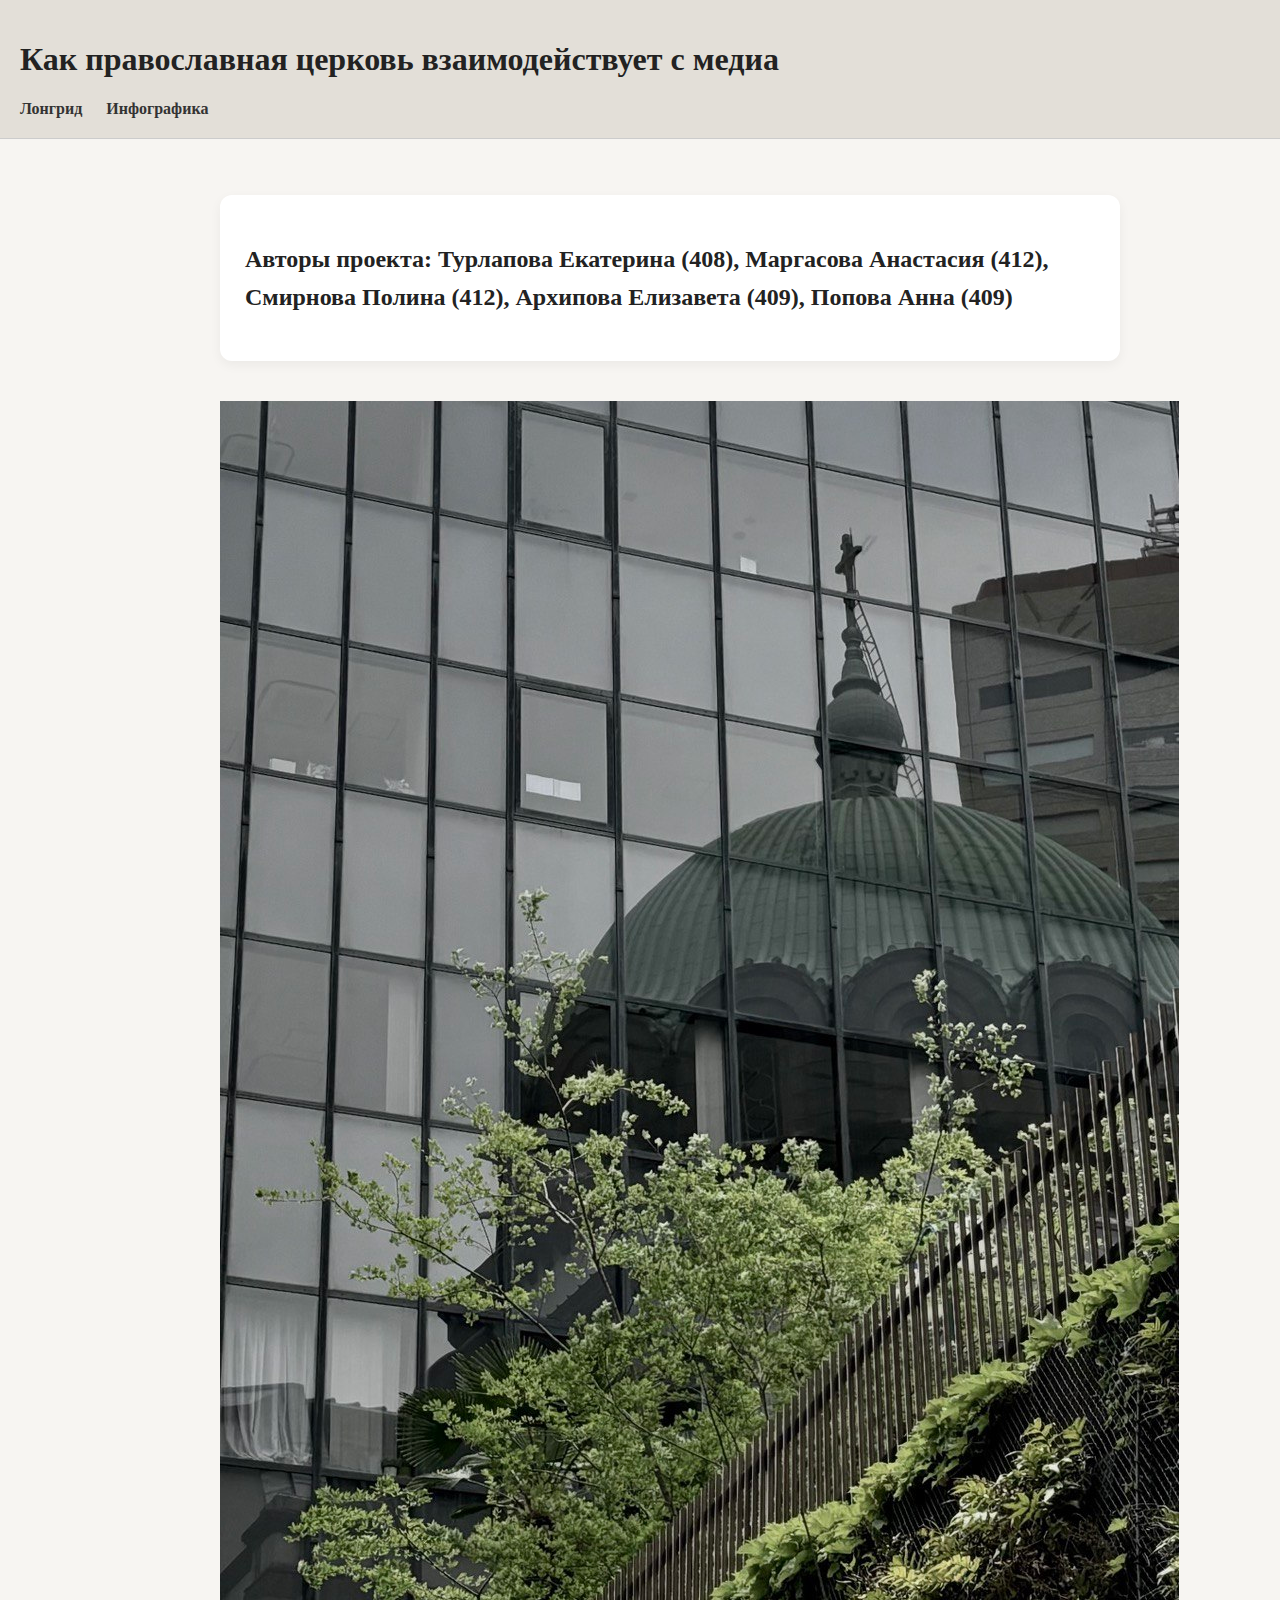
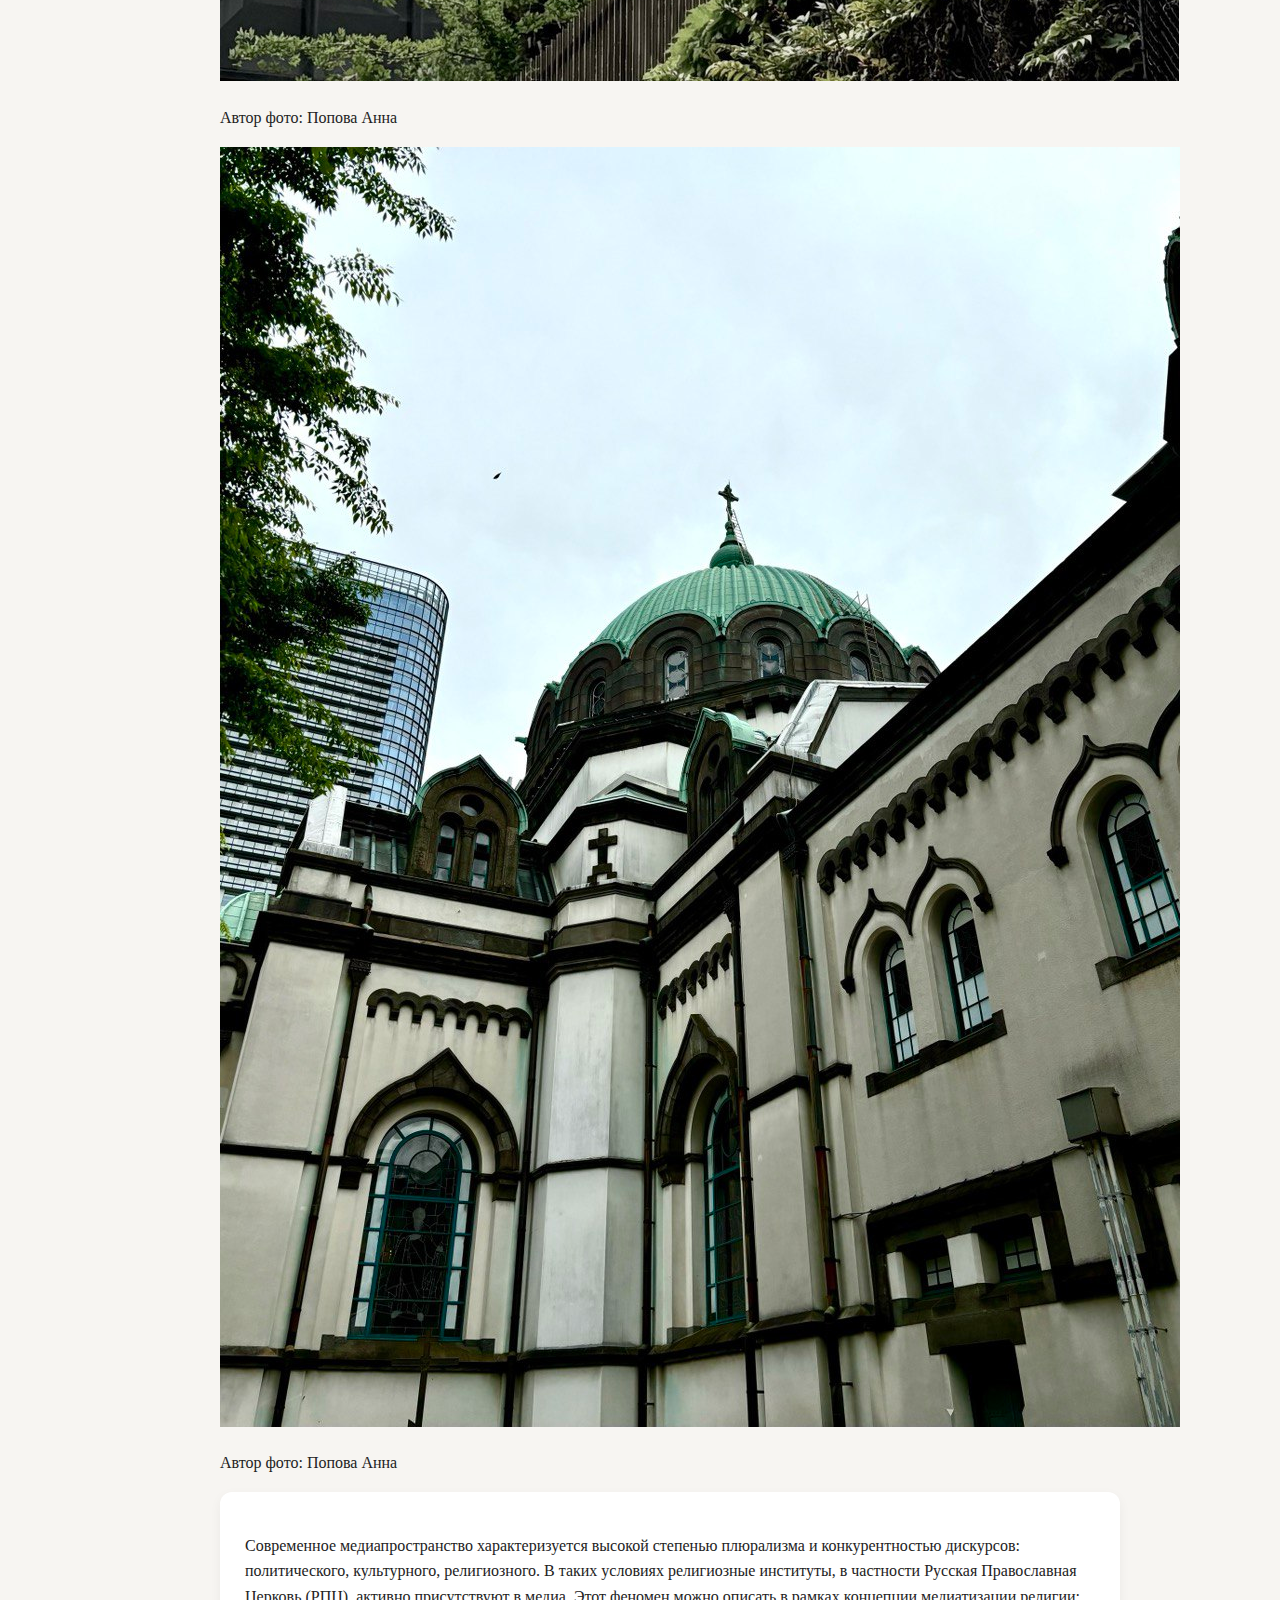
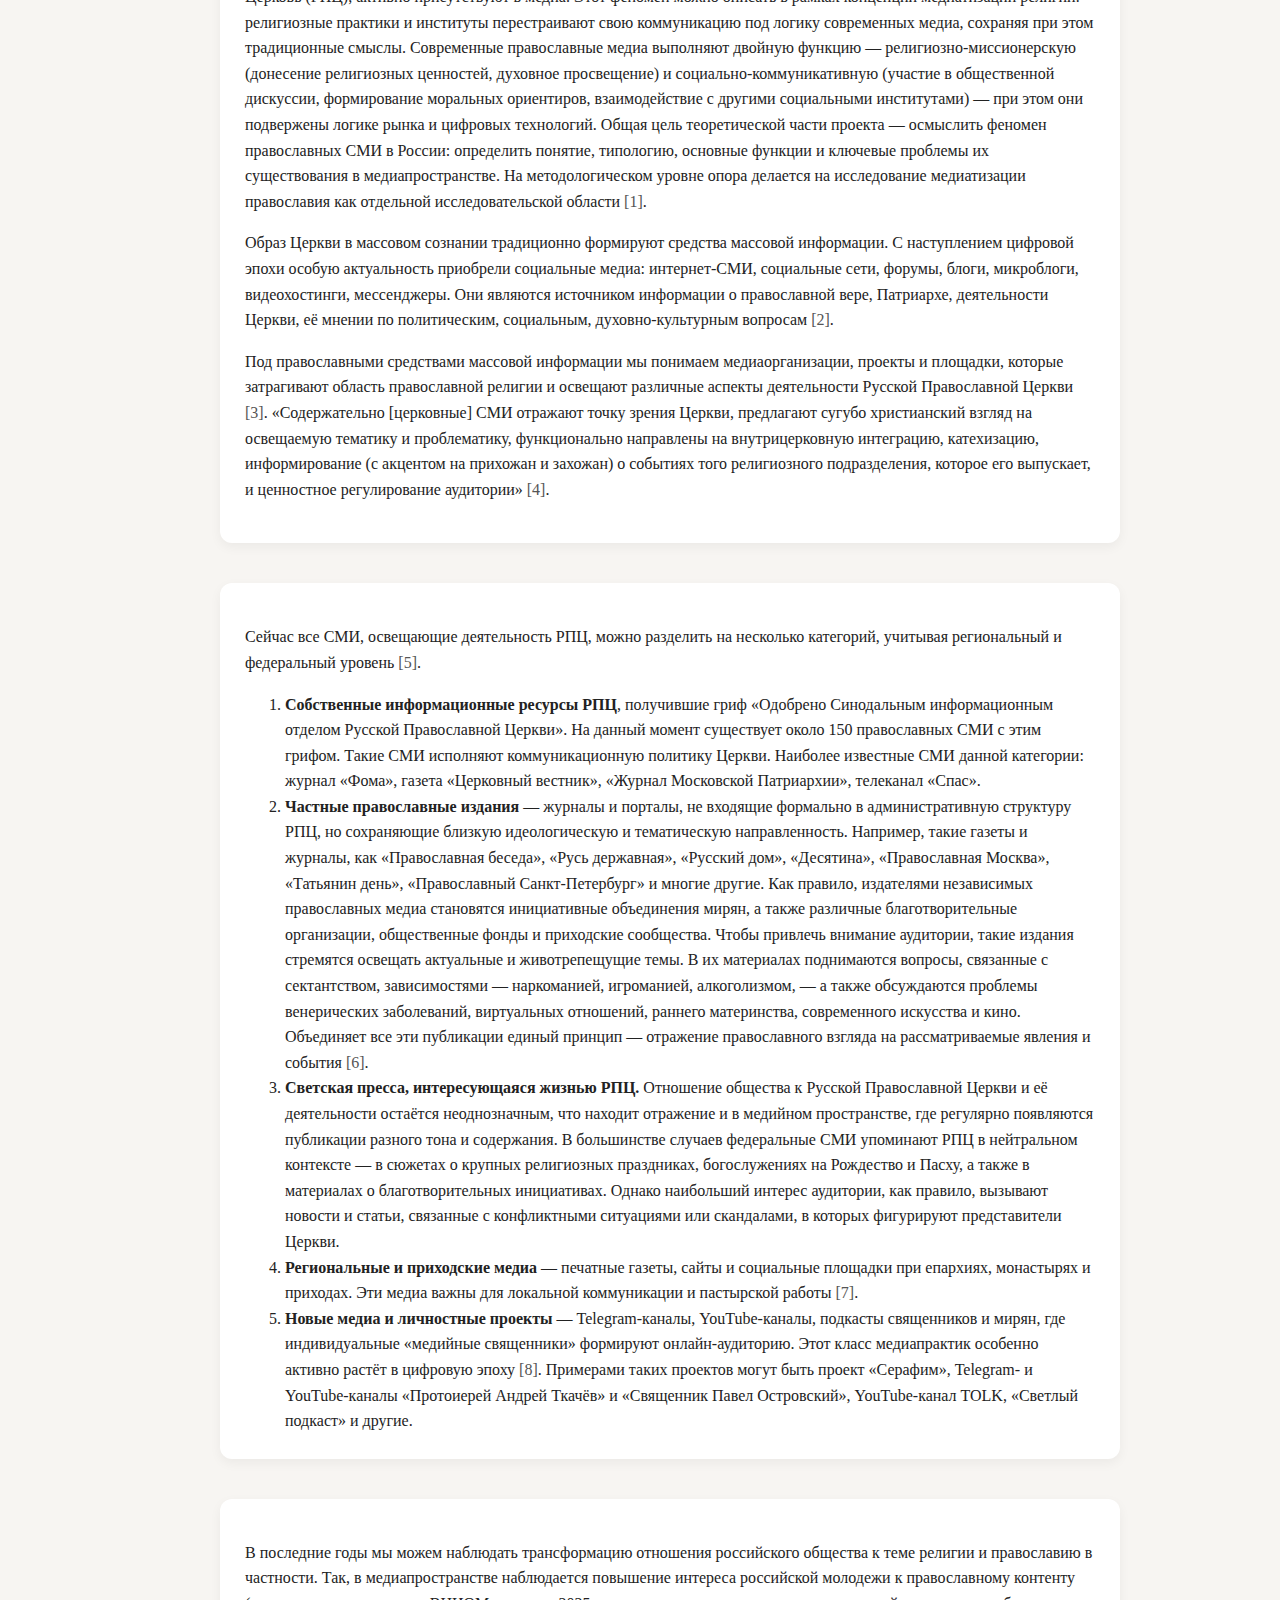
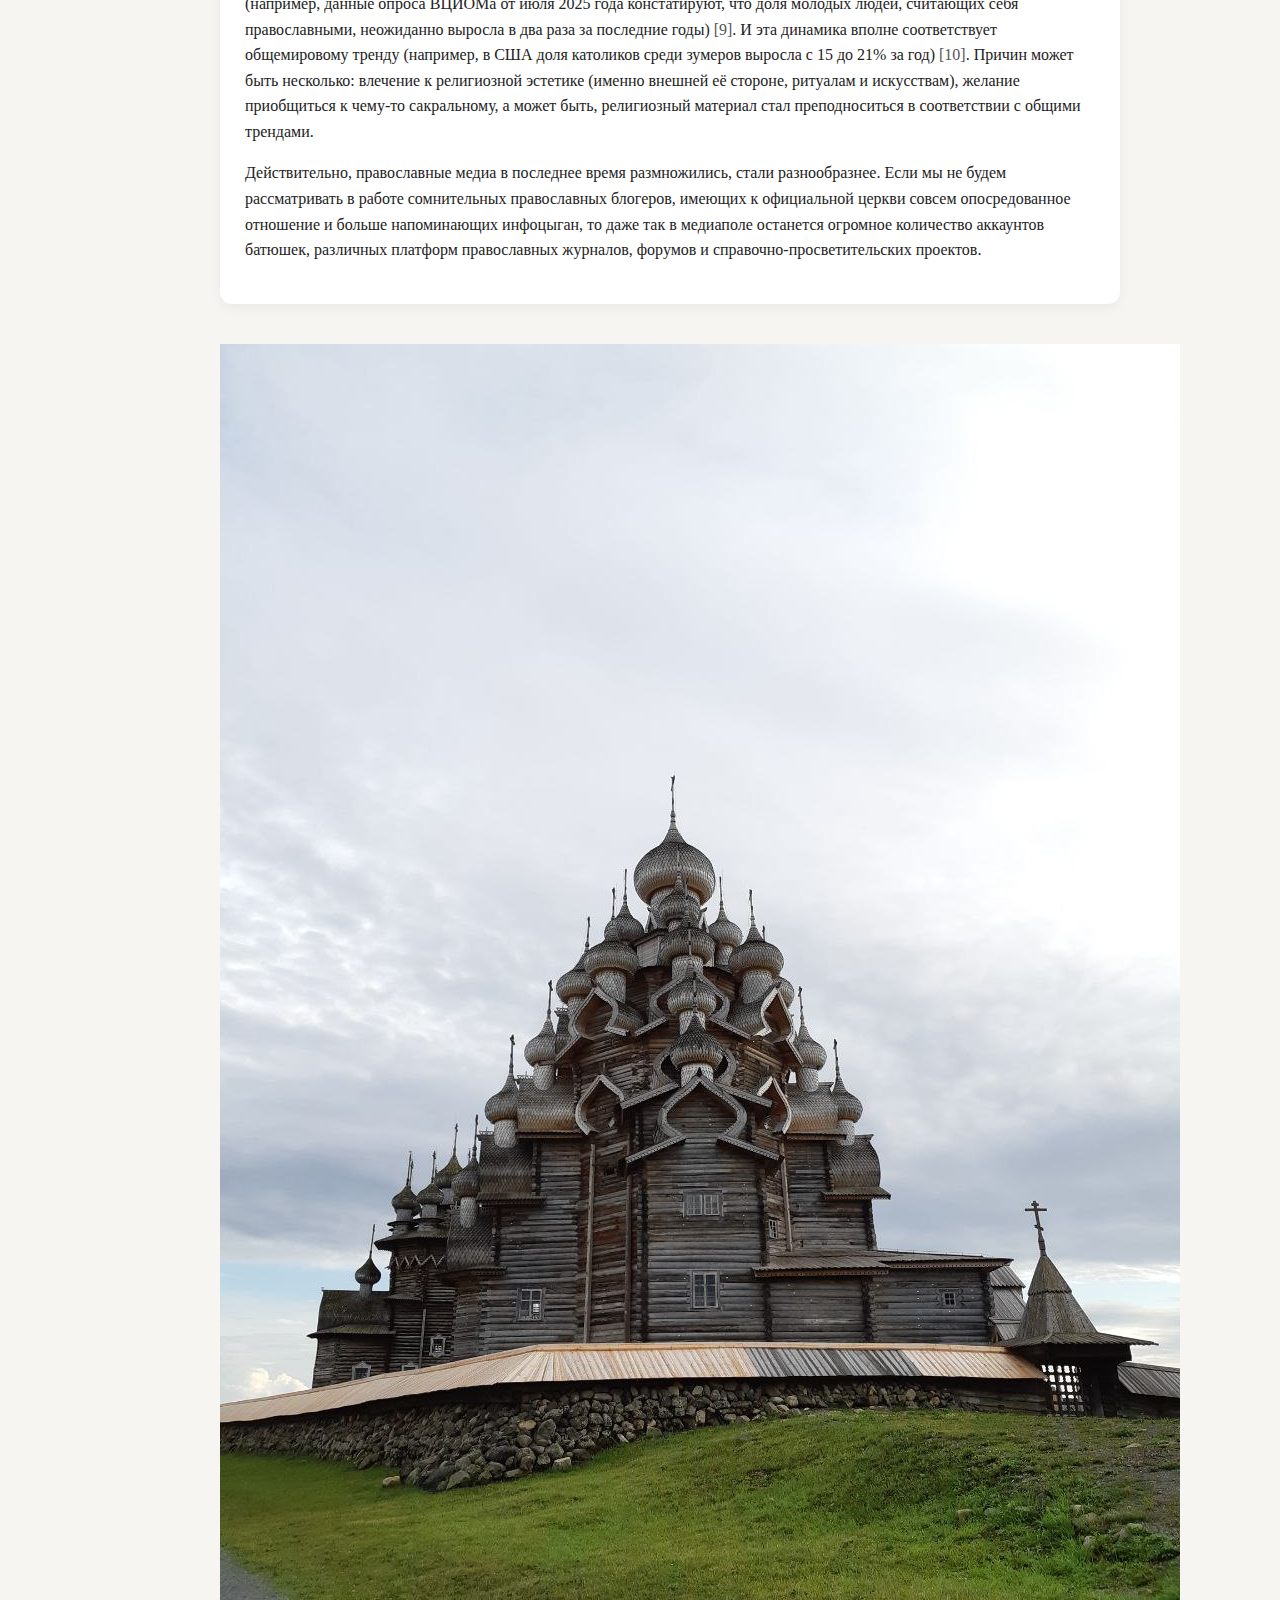
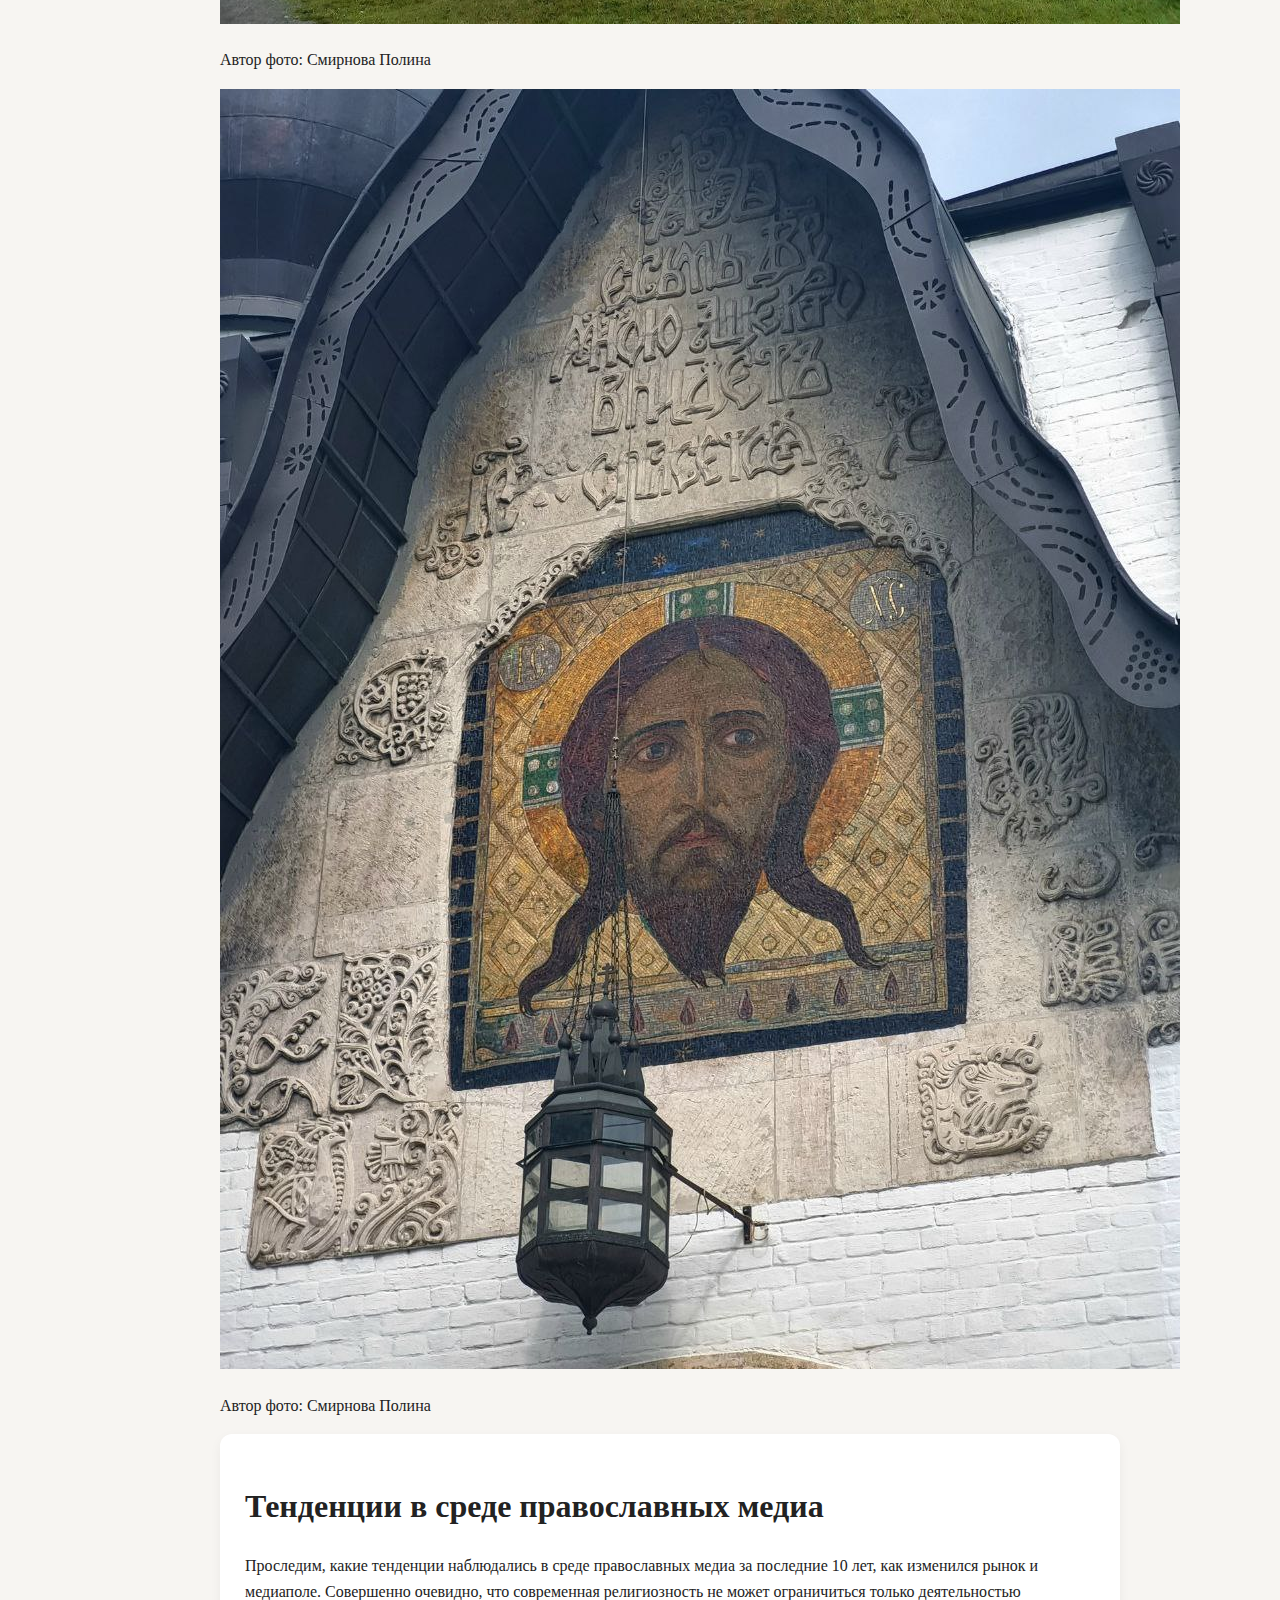
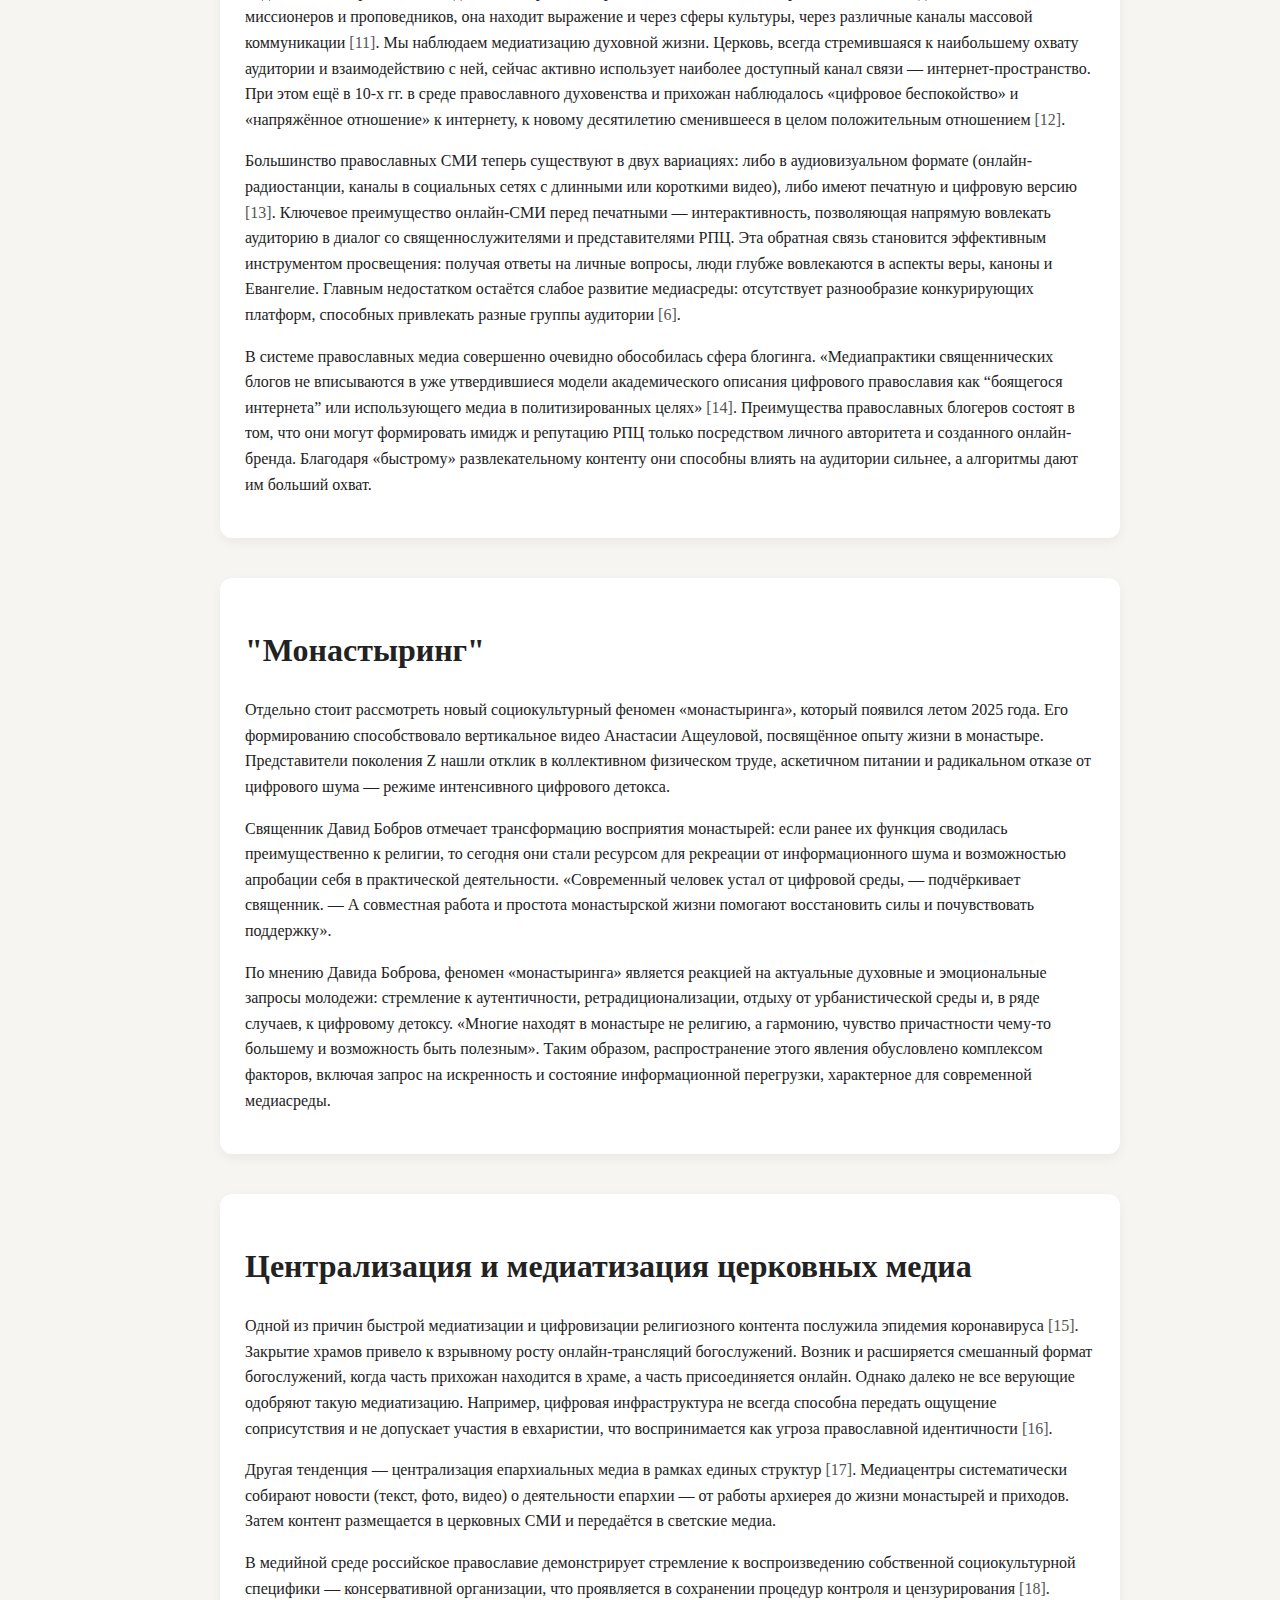
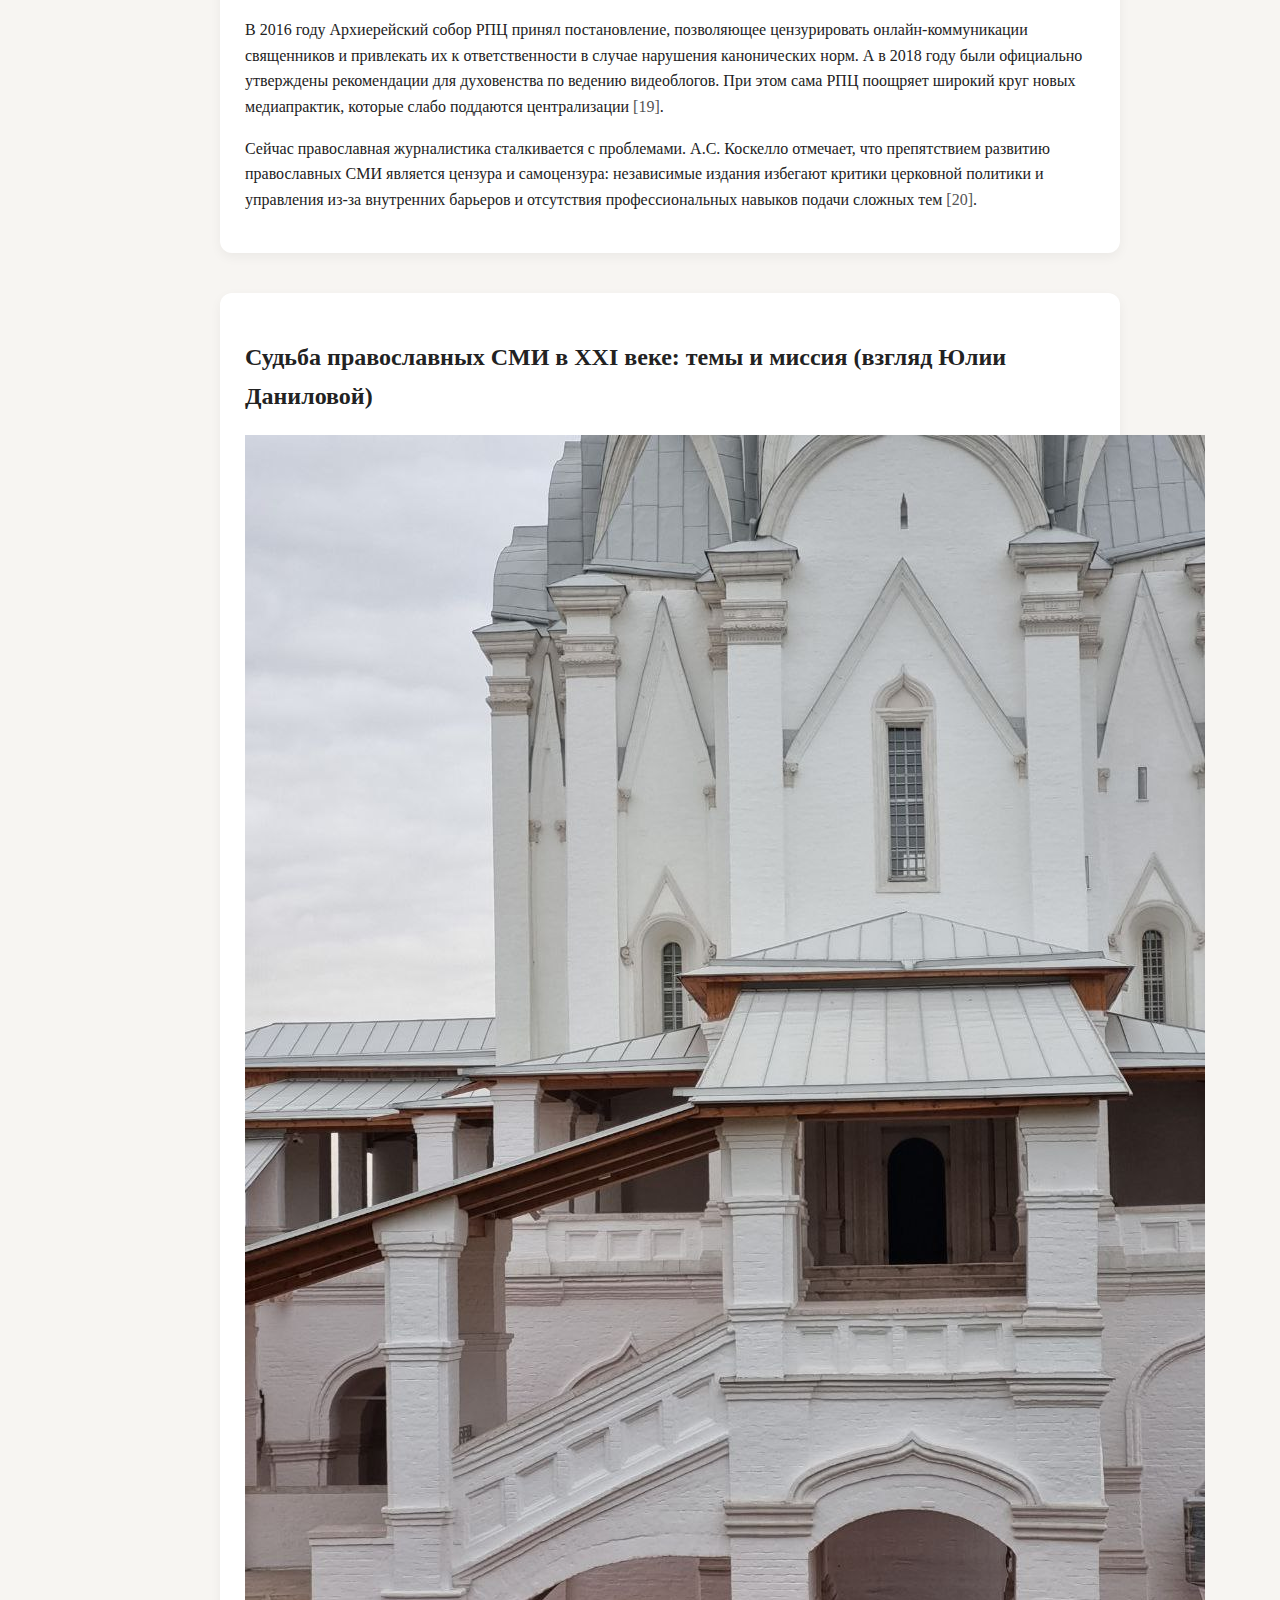
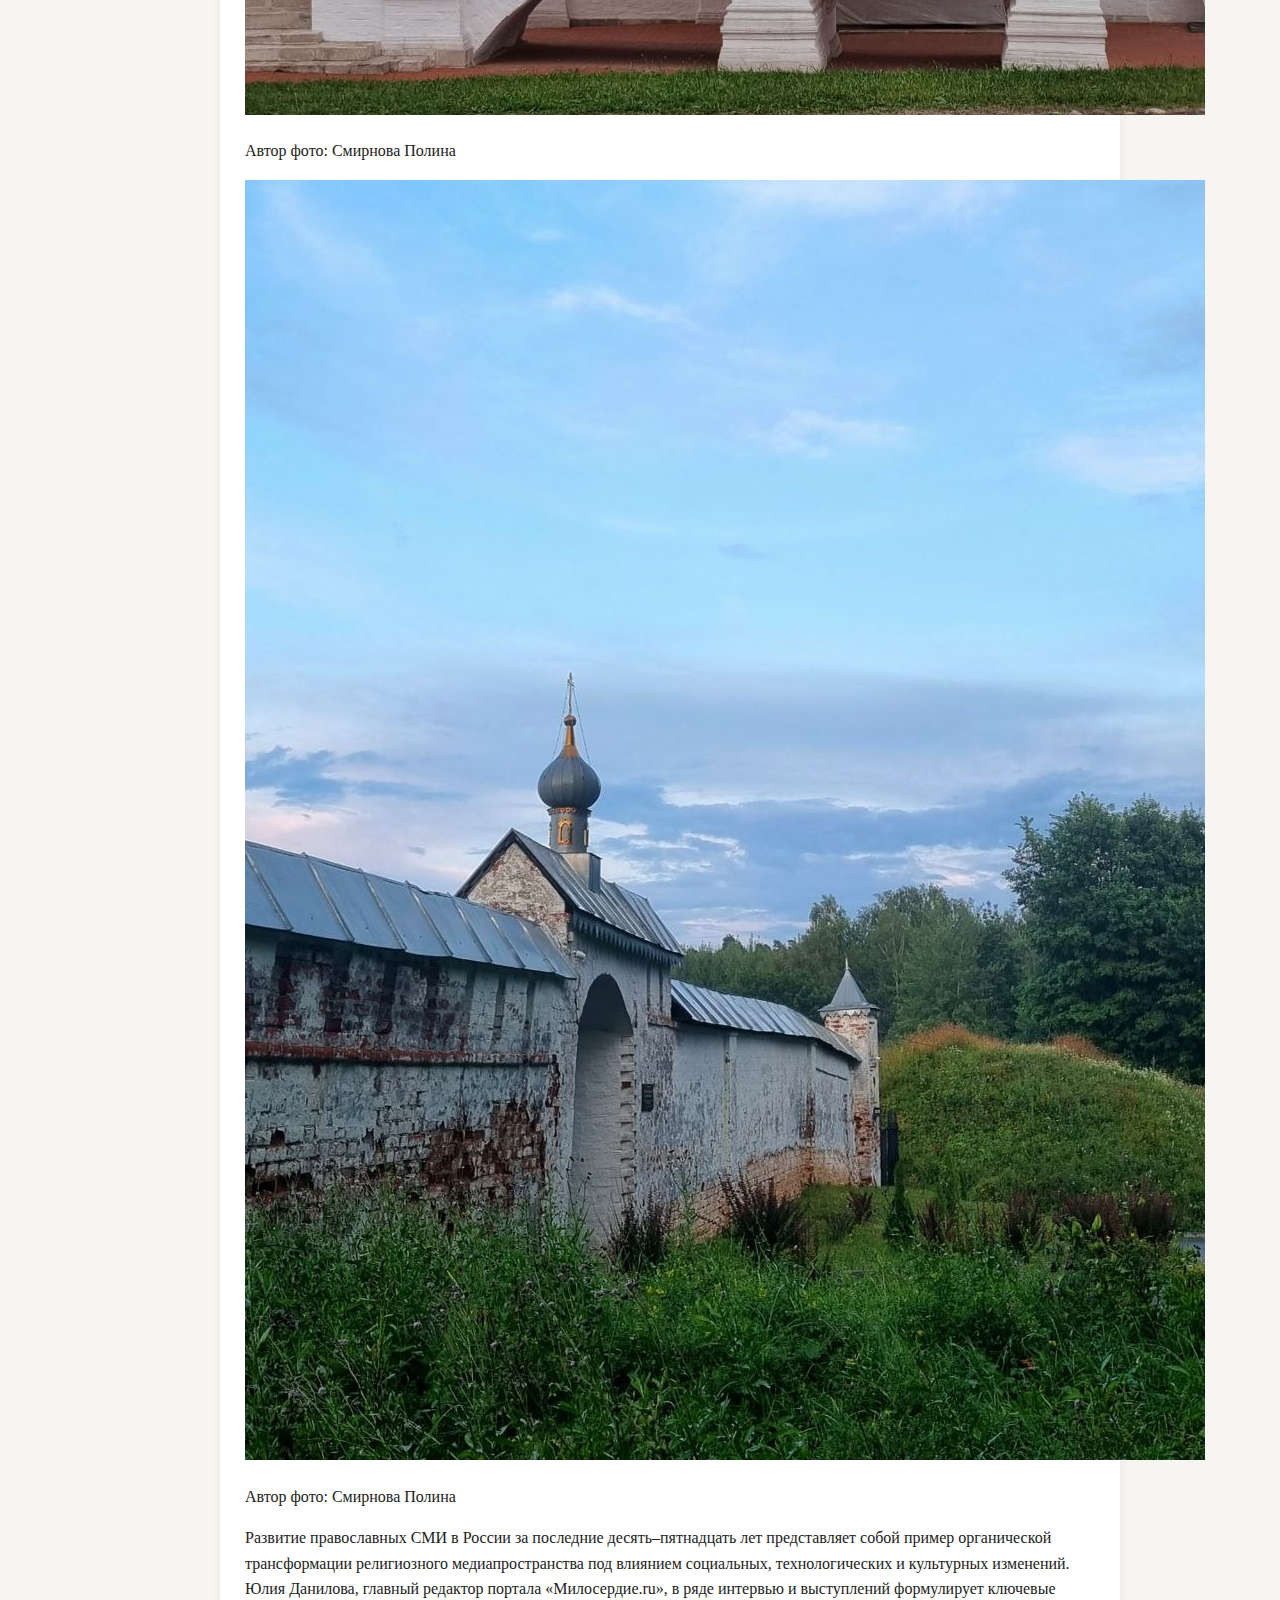
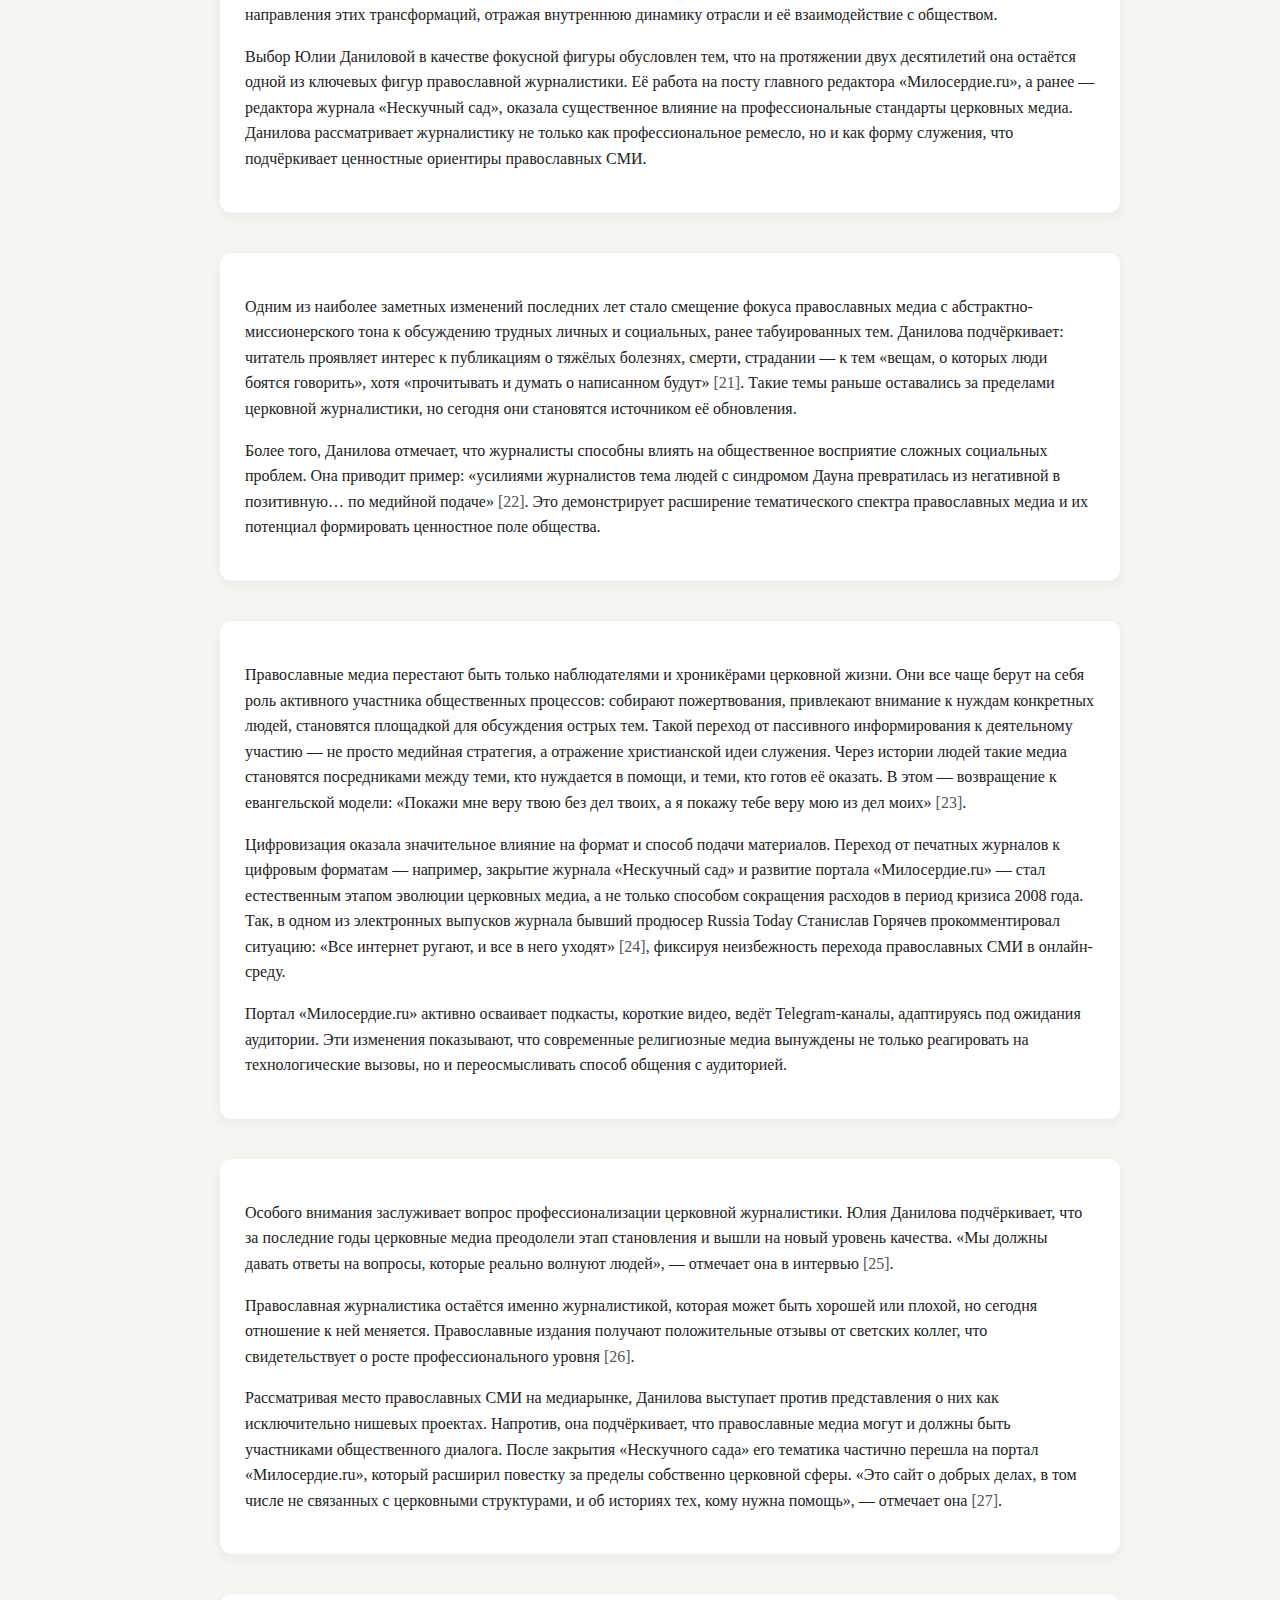
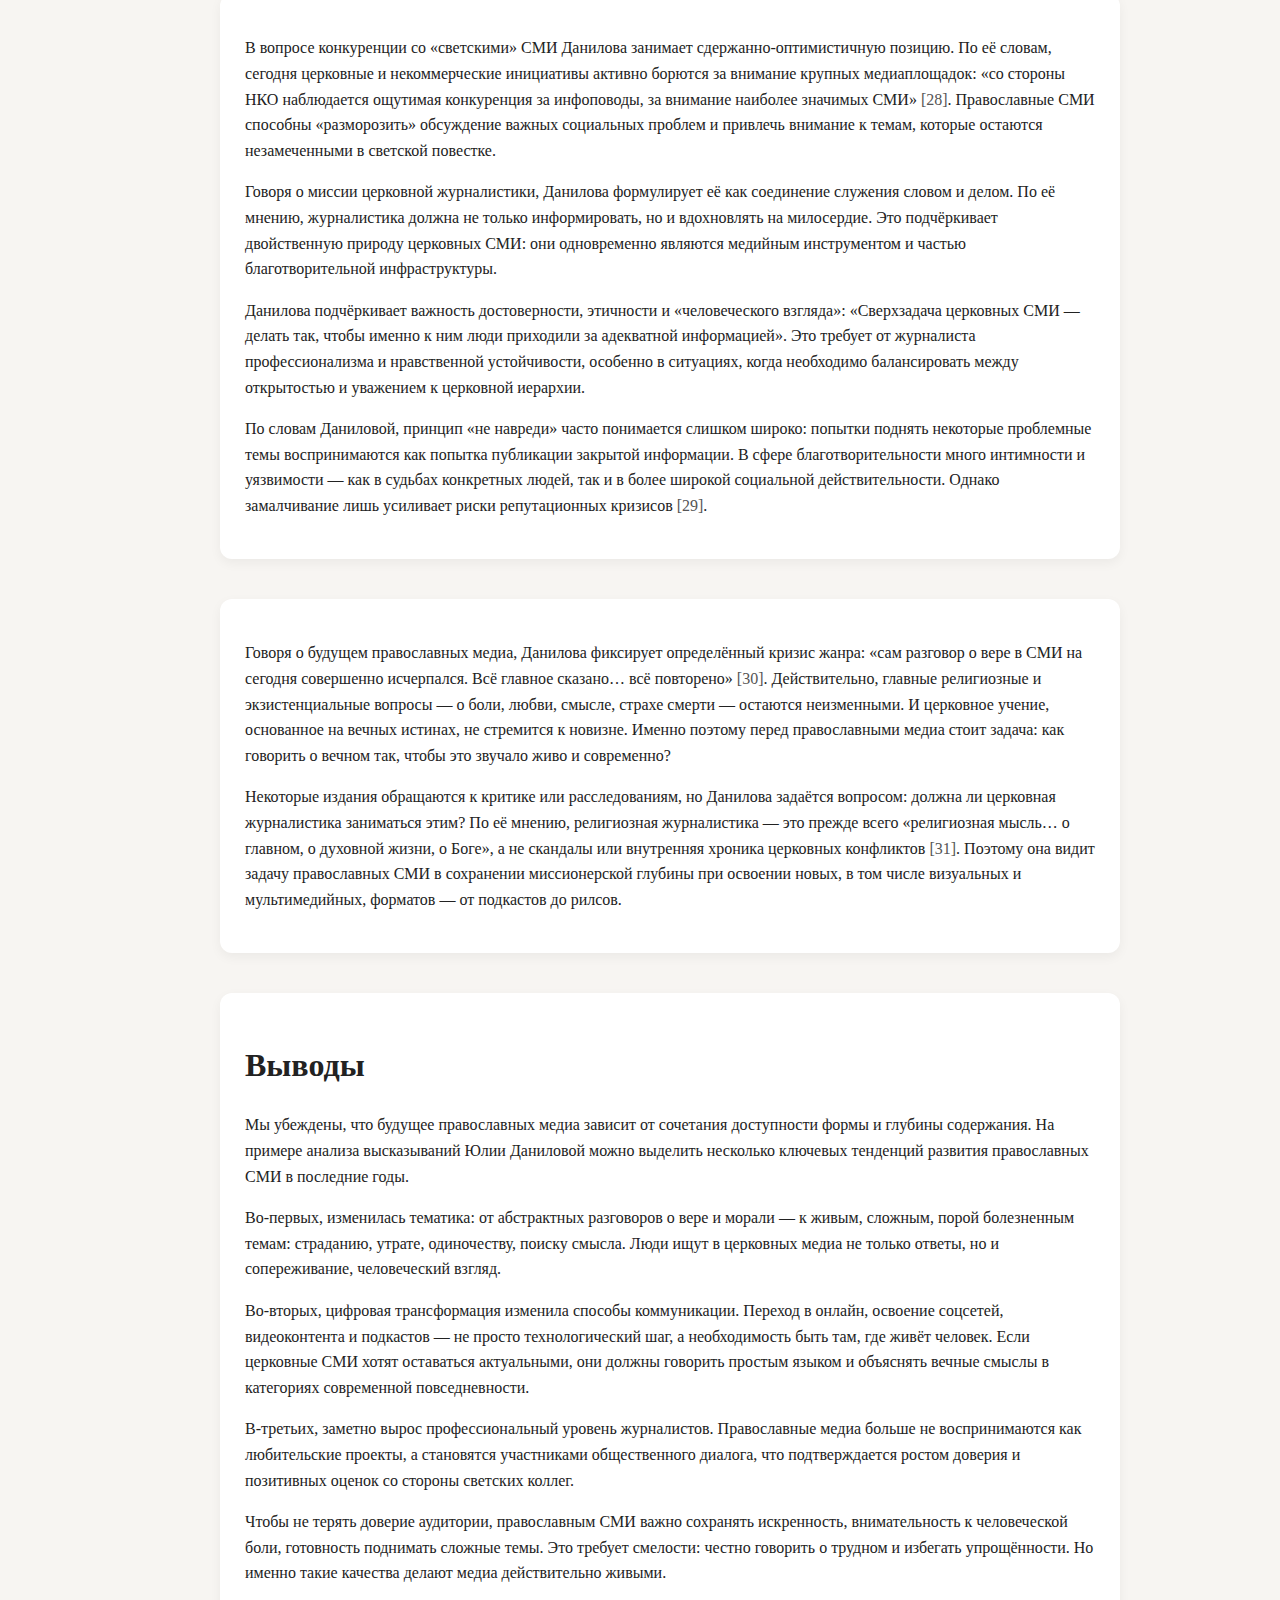
<file: media.html>
<!DOCTYPE html>
<html lang="ru">
<head>
    <meta charset="UTF-8">
    <title>Православные медиа — Аналитический текст</title>

    <link rel="stylesheet" href="css/style.css">
    <link rel="stylesheet" href="css/footnotes.css">
    <script defer src="js/footnotes.js"></script>
</head>

<body>

<header>
    <h1>Как православная церковь взаимодействует с медиа</h1>
    <nav>
       
        <a href="media.html" class="active">Лонгрид</a>
        <a href="survey.html">Инфографика</a>
      
    </nav>
</header>

<main class="content">

   
    
 
 <ol style="line-height: 1.6; margin-left: 20px;">
    <div class="card">
        <h2>Авторы проекта: Турлапова Екатерина (408), Маргасова Анастасия (412), Смирнова Полина (412), Архипова Елизавета (409), Попова Анна (409) </h2>
        
    </div>

        <div class="photo-row">
            <div>
                <img src="img/photo_2.jpeg" alt="Фото 1">
                <p class="photo-caption">Автор фото: Попова Анна</p>
            </div>
            <div>
                <img src="img/photo_3.jpeg" alt="Фото 2">
                <p class="photo-caption">Автор фото: Попова Анна</p>
            </div>
        </div>
        
        

    <div class="card">
    <p>
        Современное медиапространство характеризуется высокой степенью плюрализма и конкурентностью дискурсов:
        политического, культурного, религиозного. В таких условиях религиозные институты, в частности Русская
        Православная Церковь (РПЦ), активно присутствуют в медиа. Этот феномен можно описать в рамках концепции
        медиатизации религии: религиозные практики и институты перестраивают свою коммуникацию под логику
        современных медиа, сохраняя при этом традиционные смыслы. Современные православные медиа выполняют
        двойную функцию — религиозно-миссионерскую (донесение религиозных ценностей, духовное просвещение)
        и социально-коммуникативную (участие в общественной дискуссии, формирование моральных ориентиров,
        взаимодействие с другими социальными институтами) — при этом они подвержены логике рынка и цифровых
        технологий. Общая цель теоретической части проекта — осмыслить феномен православных СМИ в России:
        определить понятие, типологию, основные функции и ключевые проблемы их существования
        в медиапространстве. На методологическом уровне опора делается на исследование медиатизации православия
        как отдельной исследовательской области
        <span class="footnote" data-note="Островская Е. А. Медиатизация православия — это возможно? // Мониторинг общественного мнения: экономические и социальные перемены. 2019. № 5. С. 300–319. https://doi.org/10.14515/monitoring.2019.5.14.">[1]</span>.
        </p>
        
        <p>
        Образ Церкви в массовом сознании традиционно формируют средства массовой информации. С наступлением
        цифровой эпохи особую актуальность приобрели социальные медиа: интернет-СМИ, социальные сети, форумы,
        блоги, микроблоги, видеохостинги, мессенджеры. Они являются источником информации
        о православной вере, Патриархе, деятельности Церкви, её мнении по политическим, социальным,
        духовно-культурным вопросам
        <span class="footnote" data-note="Зимова Н. С., Фомин Е. В. Медийный образ Русской православной церкви и вызов пандемии // Цифровая социология / Digital Sociology. 2021. Т. 4, № 4.">[2]</span>.
        </p>
        
        <p>
        Под православными средствами массовой информации мы понимаем медиаорганизации, проекты и площадки,
        которые затрагивают область православной религии и освещают различные аспекты деятельности Русской
        Православной Церкви
        <span class="footnote" data-note="Ткаченко Л. А. Специфика православной журналистики и новые тенденции в развитии системы епархиальных СМИ // Известия Уральского федерального университета. Серия 1: Проблемы образования, науки и культуры. 2015. Т. 141, № 3.">[3]</span>.
        «Содержательно [церковные] СМИ отражают точку зрения Церкви, предлагают сугубо христианский взгляд
        на освещаемую тематику и проблематику, функционально направлены на внутрицерковную интеграцию,
        катехизацию, информирование (с акцентом на прихожан и захожан) о событиях того религиозного
        подразделения, которое его выпускает, и ценностное регулирование аудитории»
        <span class="footnote" data-note="Сальникова Н. В. Ценностный дискурс современных СМИ Русской Православной Церкви (на материалах Уральского федерального округа). Дисс. … канд. филол. наук. СПб., 2015.">[4]</span>.
        </p>
    </div>

    <div class="card">
        <p>
        Сейчас все СМИ, освещающие деятельность РПЦ, можно разделить на несколько категорий, учитывая
        региональный и федеральный уровень
        <span class="footnote" data-note="Большакова З. Г. Взаимодействие Русской православной церкви и СМИ на региональном и федеральном уровне // Медиаскоп. 2011. № 4.">[5]</span>.
        </p>
        
        <ol>
            <li>
                <strong>Собственные информационные ресурсы РПЦ</strong>, получившие гриф «Одобрено Синодальным
                информационным отделом Русской Православной Церкви». На данный момент существует около 150
                православных СМИ с этим грифом. Такие СМИ исполняют коммуникационную политику Церкви.
                Наиболее известные СМИ данной категории: журнал «Фома», газета «Церковный вестник»,
                «Журнал Московской Патриархии», телеканал «Спас».
            </li>
        
            <li>
                <strong>Частные православные издания</strong> — журналы и порталы, не входящие формально
                в административную структуру РПЦ, но сохраняющие близкую идеологическую и тематическую
                направленность. Например, такие газеты и журналы, как «Православная беседа»,
                «Русь державная», «Русский дом», «Десятина», «Православная Москва», «Татьянин день»,
                «Православный Санкт-Петербург» и многие другие. Как правило, издателями независимых
                православных медиа становятся инициативные объединения мирян, а также различные
                благотворительные организации, общественные фонды и приходские сообщества. Чтобы
                привлечь внимание аудитории, такие издания стремятся освещать актуальные и
                животрепещущие темы. В их материалах поднимаются вопросы, связанные с сектантством,
                зависимостями — наркоманией, игроманией, алкоголизмом, — а также обсуждаются проблемы
                венерических заболеваний, виртуальных отношений, раннего материнства, современного
                искусства и кино. Объединяет все эти публикации единый принцип — отражение
                православного взгляда на рассматриваемые явления и события
                <span class="footnote" data-note="Большакова З. Г. Взаимодействие Русской православной церкви и СМИ на региональном и федеральном уровне // Медиаскоп. 2011. № 4.">[6]</span>.
            </li>
        
            <li>
                <strong>Светская пресса, интересующаяся жизнью РПЦ.</strong>
                Отношение общества к Русской Православной Церкви и её деятельности остаётся неоднозначным,
                что находит отражение и в медийном пространстве, где регулярно появляются публикации
                разного тона и содержания. В большинстве случаев федеральные СМИ упоминают РПЦ
                в нейтральном контексте — в сюжетах о крупных религиозных праздниках, богослужениях
                на Рождество и Пасху, а также в материалах о благотворительных инициативах. Однако
                наибольший интерес аудитории, как правило, вызывают новости и статьи, связанные
                с конфликтными ситуациями или скандалами, в которых фигурируют представители Церкви.
            </li>
        
            <li>
                <strong>Региональные и приходские медиа</strong> — печатные газеты, сайты и социальные
                площадки при епархиях, монастырях и приходах. Эти медиа важны для локальной коммуникации
                и пастырской работы
                <span class="footnote" data-note="Коваленко В. Д. Институциональный подход исследования медиатизации религии: опыт применения к современному православию // Научный результат. Социология и управление. 2025. Т. 11, № 2.">[7]</span>.
            </li>
        
            <li>
                <strong>Новые медиа и личностные проекты</strong> — Telegram-каналы, YouTube-каналы, подкасты
                священников и мирян, где индивидуальные «медийные священники» формируют онлайн-аудиторию.
                Этот класс медиапрактик особенно активно растёт в цифровую эпоху
                <span class="footnote" data-note="Душакова И. С., Душакова Н. С. Генеративный искусственный интеллект в российских православных сообществах: восприятие и практики использования // Мониторинг общественного мнения: экономические и социальные перемены. 2024. № 5. С. 123–141.">[8]</span>.
                Примерами таких проектов могут быть проект «Серафим», Telegram- и YouTube-каналы
                «Протоиерей Андрей Ткачёв» и «Священник Павел Островский», YouTube-канал TOLK,
                «Светлый подкаст» и другие.
            </li>
        </ol>
    </div>

    <div class="card">
<p>
В последние годы мы можем наблюдать трансформацию отношения российского общества к теме религии
и православию в частности. Так, в медиапространстве наблюдается повышение интереса российской молодежи
к православному контенту (например, данные опроса ВЦИОМа от июля 2025 года констатируют,
что доля молодых людей, считающих себя православными, неожиданно выросла в два раза за последние годы)
<span class="footnote" data-note="Спицына А. ВЦИОМ: Более 80 процентов россиян считают себя верующими [Электронный ресурс] // Российская газета. URL: https://rg.ru/2025/07/24/vciom-bolee-80-procentov-rossiian-schitaiut-sebia-veruiushchimi.html (дата обращения: 12.11.2025)">[9]</span>.
И эта динамика вполне соответствует общемировому тренду (например, в США доля католиков среди зумеров
выросла с 15 до 21% за год)
<span class="footnote" data-note="Madeleine Kearns. How Catholicism Got Cool // The Free Press. URL: https://www.thefp.com/p/meet-americas-newest-catholics (дата обращения: 12.11.2025)">[10]</span>.
Причин может быть несколько: влечение к религиозной эстетике (именно внешней её стороне, ритуалам и искусствам),
желание приобщиться к чему-то сакральному, а может быть, религиозный материал стал преподноситься
в соответствии с общими трендами.
</p>
<p>
    Действительно, православные медиа в последнее время размножились, стали разнообразнее.
    Если мы не будем рассматривать в работе сомнительных православных блогеров, имеющих к официальной церкви
    совсем опосредованное отношение и больше напоминающих инфоцыган, то даже так в медиаполе останется
    огромное количество аккаунтов батюшек, различных платформ православных журналов, форумов и
    справочно-просветительских проектов.
    </p>
    </div>
   
  
    <div class="photo-row">
        <div>
            <img src="img/photo_1.jpeg" alt="Фото 1">
            <p class="photo-caption">Автор фото: Смирнова Полина</p>
        </div>
        <div>
            <img src="img/photo_4.jpeg" alt="Фото 2">
            <p class="photo-caption">Автор фото: Смирнова Полина</p>
        </div>
    </div>

    <div class="card">
        <h1>Тенденции в среде православных медиа</h1>
        <p>
    Проследим, какие тенденции наблюдались в среде православных медиа за последние 10 лет,
    как изменился рынок и медиаполе.
    Совершенно очевидно, что современная религиозность не может ограничиться только деятельностью
    миссионеров и проповедников, она находит выражение и через сферы культуры, через различные каналы
    массовой коммуникации
    <span class="footnote" data-note="Ткаченко Л. А. Специфика православной журналистики и новые тенденции в развитии системы епархиальных СМИ // Известия УрФУ. 2015. №3 (141). С. 59–63. URL: https://elar.urfu.ru/handle/10995/34946">[11]</span>.
    Мы наблюдаем медиатизацию духовной жизни. Церковь, всегда стремившаяся к наибольшему охвату аудитории
    и взаимодействию с ней, сейчас активно использует наиболее доступный канал связи — интернет-пространство.
    При этом ещё в 10-х гг. в среде православного духовенства и прихожан наблюдалось «цифровое беспокойство»
    и «напряжённое отношение» к интернету, к новому десятилетию сменившееся в целом положительным отношением
    <span class="footnote" data-note="Островская Е.А. Миссия выполнима: православные батюшки-блогеры // Религия и медиа: «новая нормальность». М., 2021. С. 20.">[12]</span>.
    </p>
    
    <p>
    Большинство православных СМИ теперь существуют в двух вариациях:
    либо в аудиовизуальном формате (онлайн-радиостанции, каналы в социальных сетях с длинными или короткими видео),
    либо имеют печатную и цифровую версию
    <span class="footnote" data-note="Бужинская Д.С., Фокина Д.В. Российские православные масс-медиа для молодежи: состояние и перспективы развития // Петровские чтения. 2023.">[13]</span>.
    Ключевое преимущество онлайн-СМИ перед печатными — интерактивность, позволяющая напрямую вовлекать аудиторию
    в диалог со священнослужителями и представителями РПЦ. Эта обратная связь становится эффективным инструментом
    просвещения: получая ответы на личные вопросы, люди глубже вовлекаются в аспекты веры, каноны и Евангелие.
    Главным недостатком остаётся слабое развитие медиасреды: отсутствует разнообразие конкурирующих платформ,
    способных привлекать разные группы аудитории
    <span class="footnote" data-note="Там же.">[6]</span>.
    </p>
    
    <p>
    В системе православных медиа совершенно очевидно обособилась сфера блогинга.
    «Медиапрактики священнических блогов не вписываются в уже утвердившиеся модели академического описания
    цифрового православия как “боящегося интернета” или использующего медиа в политизированных целях»
    <span class="footnote" data-note="Островская Е.А. Миссия выполнима: православные батюшки-блогеры // Всероссийская конференция «Религия и медиа: новая нормальность». М., 2021. С. 22.">[14]</span>.
    Преимущества православных блогеров состоят в том, что они могут формировать имидж и репутацию РПЦ только
    посредством личного авторитета и созданного онлайн-бренда. Благодаря «быстрому» развлекательному контенту
    они способны влиять на аудитории сильнее, а алгоритмы дают им больший охват.
    </p>
    </div>
   
    <div class="card">
        <h1>"Монастыринг"</h1>
        <p>
        Отдельно стоит рассмотреть новый социокультурный феномен «монастыринга»,
        который появился летом 2025 года. Его формированию способствовало вертикальное видео
        Анастасии Ащеуловой, посвящённое опыту жизни в монастыре. Представители поколения Z нашли отклик
        в коллективном физическом труде, аскетичном питании и радикальном отказе от цифрового шума —
        режиме интенсивного цифрового детокса.
        </p>
        
        <p>
        Священник Давид Бобров отмечает трансформацию восприятия монастырей:
        если ранее их функция сводилась преимущественно к религии, то сегодня они стали ресурсом
        для рекреации от информационного шума и возможностью апробации себя в практической деятельности.
        «Современный человек устал от цифровой среды, — подчёркивает священник. —
        А совместная работа и простота монастырской жизни помогают восстановить силы и почувствовать поддержку».
        </p>
        
        <p>
        По мнению Давида Боброва, феномен «монастыринга» является реакцией
        на актуальные духовные и эмоциональные запросы молодежи: стремление к аутентичности,
        ретрадиционализации, отдыху от урбанистической среды и, в ряде случаев, к цифровому детоксу.
        «Многие находят в монастыре не религию, а гармонию, чувство причастности чему-то большему
        и возможность быть полезным». Таким образом, распространение этого явления обусловлено
        комплексом факторов, включая запрос на искренность и состояние информационной перегрузки,
        характерное для современной медиасреды.
        </p>
    </div>

    <div class="card">
        <h1>Централизация и медиатизация церковных медиа</h1>
        <p>
        Одной из причин быстрой медиатизации и цифровизации религиозного контента
        послужила эпидемия коронавируса
        <span class="footnote" data-note="Шилкина М.В. Цифровизация богослужебных практик: кейс Преображенского братства // Религия и медиа. 2021. С. 39.">[15]</span>.
        Закрытие храмов привело к взрывному росту онлайн-трансляций богослужений.
        Возник и расширяется смешанный формат богослужений, когда часть прихожан находится в храме,
        а часть присоединяется онлайн. Однако далеко не все верующие одобряют такую медиатизацию.
        Например, цифровая инфраструктура не всегда способна передать ощущение соприсутствия
        и не допускает участия в евхаристии, что воспринимается как угроза православной идентичности
        <span class="footnote" data-note="Гришаева Е.И. Цифровые медиа как инструмент религиозных практик: принятие и критика // Религия и медиа. 2021. С. 26–27.">[16]</span>.
        </p>
        
        <p>
        Другая тенденция — централизация епархиальных медиа в рамках единых структур
        <span class="footnote" data-note="Ткаченко Л.А. Специфика православной журналистики… // Известия УрФУ. 2015. №3 (141). С. 62.">[17]</span>.
        Медиацентры систематически собирают новости (текст, фото, видео) о деятельности епархии —
        от работы архиерея до жизни монастырей и приходов. Затем контент размещается в церковных СМИ
        и передаётся в светские медиа.
        </p>
        
        <p>
        В медийной среде российское православие демонстрирует стремление
        к воспроизведению собственной социокультурной специфики —
        консервативной организации, что проявляется в сохранении процедур контроля и цензурирования
        <span class="footnote" data-note="Островская Е.А. Медиатизация православия — это возможно? // Мониторинг общественного мнения. 2019. №5. С. 313.">[18]</span>.
        </p>
        
        <p>
        В 2016 году Архиерейский собор РПЦ принял постановление,
        позволяющее цензурировать онлайн-коммуникации священников
        и привлекать их к ответственности в случае нарушения канонических норм.
        А в 2018 году были официально утверждены рекомендации для духовенства по ведению видеоблогов.
        При этом сама РПЦ поощряет широкий круг новых медиапрактик, которые слабо поддаются централизации
        <span class="footnote" data-note="Там же. С. 316.">[19]</span>.
        </p>


        <p>
        Сейчас православная журналистика сталкивается с проблемами.
        А.С. Коскелло отмечает, что препятствием развитию православных СМИ является цензура и самоцензура:
        независимые издания избегают критики церковной политики и управления из-за внутренних барьеров
        и отсутствия профессиональных навыков подачи сложных тем
        <span class="footnote" data-note="Коскелло А.С. Православная журналистика онлайн — генезис, динамика и современное состояние // Религия и медиа. 2021. С. 87–88.">[20]</span>.
        </p>
    </div>
    <div class="card">
        <h2>Судьба православных СМИ в XXI веке: темы и миссия (взгляд Юлии Даниловой)</h2>

        <div class="photo-row">
            <div>
                <img src="img/photo_5.jpeg" alt="Фото 1">
                <p class="photo-caption">Автор фото: Смирнова Полина</p>
            </div>
            <div>
                <img src="img/photo_6.jpeg" alt="Фото 2">
                <p class="photo-caption">Автор фото: Смирнова Полина</p>
            </div>
        </div>
        

        
        <p>
        Развитие православных СМИ в России за последние десять–пятнадцать лет представляет собой пример
        органической трансформации религиозного медиапространства под влиянием социальных,
        технологических и культурных изменений. Юлия Данилова, главный редактор портала «Милосердие.ru»,
        в ряде интервью и выступлений формулирует ключевые направления этих трансформаций,
        отражая внутреннюю динамику отрасли и её взаимодействие с обществом.
        </p>
        
        <p>
        Выбор Юлии Даниловой в качестве фокусной фигуры обусловлен тем, что на протяжении двух десятилетий
        она остаётся одной из ключевых фигур православной журналистики. Её работа на посту главного редактора
        «Милосердие.ru», а ранее — редактора журнала «Нескучный сад», оказала существенное влияние
        на профессиональные стандарты церковных медиа. Данилова рассматривает журналистику не только
        как профессиональное ремесло, но и как форму служения, что подчёркивает ценностные ориентиры
        православных СМИ.
        </p>
        </div>

        <div class="card">
        <p>
        Одним из наиболее заметных изменений последних лет стало смещение фокуса православных медиа
        с абстрактно-миссионерского тона к обсуждению трудных личных и социальных, ранее табуированных тем.
        Данилова подчёркивает: читатель проявляет интерес к публикациям о тяжёлых болезнях, смерти,
        страдании — к тем «вещам, о которых люди боятся говорить», хотя «прочитывать и думать о написанном будут»
        <span class="footnote" data-note="Церковь и СМИ: рецепты взаимодействия // Учебный комитет Русской Православной Церкви. URL: https://uchkom.info/publikatsii/tserkov-i-smi-retsepty-vzaimodeystviya-19982/">[21]</span>.
        Такие темы раньше оставались за пределами церковной журналистики, но сегодня они становятся
        источником её обновления.
        </p>
        
        <p>
        Более того, Данилова отмечает, что журналисты способны влиять на общественное восприятие сложных
        социальных проблем. Она приводит пример: «усилиями журналистов тема людей с синдромом Дауна
        превратилась из негативной в позитивную… по медийной подаче»
        <span class="footnote" data-note="Церковь и СМИ: рецепты взаимодействия // Учебный комитет Русской Православной Церкви. URL: https://uchkom.info/publikatsii/tserkov-i-smi-retsepty-vzaimodeystviya-19982/">[22]</span>.
        Это демонстрирует расширение тематического спектра православных медиа и их потенциал
        формировать ценностное поле общества.
        </p>
        </div>

        <div class="card">
        <p>
        Православные медиа перестают быть только наблюдателями и хроникёрами церковной жизни.
        Они все чаще берут на себя роль активного участника общественных процессов: собирают пожертвования,
        привлекают внимание к нуждам конкретных людей, становятся площадкой для обсуждения острых тем.
        Такой переход от пассивного информирования к деятельному участию — не просто медийная стратегия,
        а отражение христианской идеи служения. Через истории людей такие медиа становятся посредниками между теми,
        кто нуждается в помощи, и теми, кто готов её оказать. В этом — возвращение к евангельской модели:
        «Покажи мне веру твою без дел твоих, а я покажу тебе веру мою из дел моих»
        <span class="footnote" data-note="Библия. Послание Иакова 2:18">[23]</span>.
        </p>
        <p>
            Цифровизация оказала значительное влияние на формат и способ подачи материалов.
            Переход от печатных журналов к цифровым форматам — например, закрытие журнала «Нескучный сад»
            и развитие портала «Милосердие.ru» — стал естественным этапом эволюции церковных медиа,
            а не только способом сокращения расходов в период кризиса 2008 года.
            Так, в одном из электронных выпусков журнала бывший продюсер Russia Today Станислав Горячев
            прокомментировал ситуацию: «Все интернет ругают, и все в него уходят»
            <span class="footnote" data-note="Карпенко И. Интернет — прививка от глупости // Нескучный сад. 2013. URL: https://www.nsad.ru/articles/internet-privivka-ot-gluposti">[24]</span>,
            фиксируя неизбежность перехода православных СМИ в онлайн-среду.
            </p>
            
            <p>
            Портал «Милосердие.ru» активно осваивает подкасты, короткие видео,
            ведёт Telegram-каналы, адаптируясь под ожидания аудитории. Эти изменения показывают,
            что современные религиозные медиа вынуждены не только реагировать на технологические вызовы,
            но и переосмысливать способ общения с аудиторией.
            </p>
        </div>

        <div class="card">
            <p>
            Особого внимания заслуживает вопрос профессионализации церковной журналистики.
            Юлия Данилова подчёркивает, что за последние годы церковные медиа преодолели этап становления
            и вышли на новый уровень качества. «Мы должны давать ответы на вопросы, которые реально волнуют людей»,
            — отмечает она в интервью
            <span class="footnote" data-note="Данилова Ю. «Мы должны давать ответы на вопросы, которые реально волнуют людей»: интервью // Е-Вестник. 2013. URL: http://e-vestnik.ru/interviews/danilova_int_vis/">[25]</span>.
            </p>
    

            <p>
            Православная журналистика остаётся именно журналистикой, которая может быть хорошей или плохой,
            но сегодня отношение к ней меняется. Православные издания получают положительные отзывы
            от светских коллег, что свидетельствует о росте профессионального уровня
            <span class="footnote" data-note="Данилова Ю. «Мы должны давать ответы на вопросы, которые реально волнуют людей»: интервью // Е-Вестник. 2013. URL: http://e-vestnik.ru/interviews/danilova_int_vis/">[26]</span>.
            </p>
            <p>
                Рассматривая место православных СМИ на медиарынке, Данилова выступает против представления о них
                как исключительно нишевых проектах. Напротив, она подчёркивает, что православные медиа могут
                и должны быть участниками общественного диалога. После закрытия «Нескучного сада» его тематика
                частично перешла на портал «Милосердие.ru», который расширил повестку за пределы собственно церковной сферы.
                «Это сайт о добрых делах, в том числе не связанных с церковными структурами, и об историях тех,
                кому нужна помощь»,
                — отмечает она
                <span class="footnote" data-note="Православный интернет-журнал «Нескучный сад» закрылся из-за финансовых трудностей // Правмир. 2013. URL: https://www.pravmir.ru/pravoslavnyj-internet-zhurnal-neskuchnyj-sad-zakrylsya-iz-za-finansovyx-trudnostej">[27]</span>.
                </p>
        </div>

        <div class="card">
                <p>
                В вопросе конкуренции со «светскими» СМИ Данилова занимает сдержанно-оптимистичную позицию.
                По её словам, сегодня церковные и некоммерческие инициативы активно борются за внимание
                крупных медиаплощадок: «со стороны НКО наблюдается ощутимая конкуренция за инфоповоды,
                за внимание наиболее значимых СМИ»
                <span class="footnote" data-note="Данилова Ю. Поговорить по душам. Церковь, СМИ и социальные сети // Православие.Ru. 2017. URL: https://pravoslavie.ru/98075.html">[28]</span>.
                Православные СМИ способны «разморозить» обсуждение важных социальных проблем и привлечь внимание
                к темам, которые остаются незамеченными в светской повестке.
                </p>
                
                <p>
                Говоря о миссии церковной журналистики, Данилова формулирует её как соединение служения словом и делом.
                По её мнению, журналистика должна не только информировать, но и вдохновлять на милосердие.
                Это подчёркивает двойственную природу церковных СМИ: они одновременно являются медийным инструментом
                и частью благотворительной инфраструктуры.
                </p>
                
                <p>
                Данилова подчёркивает важность достоверности, этичности и «человеческого взгляда»:
                «Сверхзадача церковных СМИ — делать так, чтобы именно к ним люди приходили за адекватной информацией».
                Это требует от журналиста профессионализма и нравственной устойчивости, особенно в ситуациях,
                когда необходимо балансировать между открытостью и уважением к церковной иерархии.
                </p>
                
                <p>
                По словам Даниловой, принцип «не навреди» часто понимается слишком широко: попытки поднять
                некоторые проблемные темы воспринимаются как попытка публикации закрытой информации.
                В сфере благотворительности много интимности и уязвимости — как в судьбах конкретных людей,
                так и в более широкой социальной действительности. Однако замалчивание лишь усиливает риски
                репутационных кризисов
                <span class="footnote" data-note="Данилова Ю. Почему журналистика на церковные темы выглядит странно? // Архангельская и Холмогорская епархия. LiveJournal. 2014. URL: https://arh-eparhia.livejournal.com/51578.html">[29]</span>.
                </p>
        </div>

        <div class="card">
                <p>
                    Говоря о будущем православных медиа, Данилова фиксирует определённый кризис жанра:
                    «сам разговор о вере в СМИ на сегодня совершенно исчерпался. Всё главное сказано… всё повторено»
                    <span class="footnote" data-note="Данилова Ю. Нравственность и нейтралитет: стратегия православного СМИ во время информационной войны // Правмир. 2014. URL: https://www.pravmir.ru/nravstvennost-i-neytralitet-strategiya-pravoslavnogo-smi-vo-vremya-informatsionnoy-voynyi-1/">[30]</span>.
                    Действительно, главные религиозные и экзистенциальные вопросы — о боли, любви, смысле,
                    страхе смерти — остаются неизменными. И церковное учение, основанное на вечных истинах,
                    не стремится к новизне. Именно поэтому перед православными медиа стоит задача:
                    как говорить о вечном так, чтобы это звучало живо и современно?
                    </p>
                    
                    <p>
                    Некоторые издания обращаются к критике или расследованиям, но Данилова задаётся вопросом:
                    должна ли церковная журналистика заниматься этим? По её мнению, религиозная журналистика —
                    это прежде всего «религиозная мысль… о главном, о духовной жизни, о Боге»,
                    а не скандалы или внутренняя хроника церковных конфликтов
                    <span class="footnote" data-note="Данилова Ю. Нравственность и нейтралитет: стратегия православного СМИ во время информационной войны // Правмир. 2014. URL: https://www.pravmir.ru/nravstvennost-i-neytralitet-strategiya-pravoslavnogo-smi-vo-vremya-informatsionnoy-voynyi-1/">[31]</span>.
                    Поэтому она видит задачу православных СМИ в сохранении миссионерской глубины при освоении новых,
                    в том числе визуальных и мультимедийных, форматов — от подкастов до рилсов.
                    </p>
        </div>

        <div class="card">
            <h1>Выводы</h1>
            <p>
                    Мы убеждены, что будущее православных медиа зависит от сочетания доступности формы
                    и глубины содержания. На примере анализа высказываний Юлии Даниловой можно выделить несколько
                    ключевых тенденций развития православных СМИ в последние годы.
                    </p>
                    
                    <p>
                    Во-первых, изменилась тематика: от абстрактных разговоров о вере и морали —
                    к живым, сложным, порой болезненным темам: страданию, утрате, одиночеству, поиску смысла.
                    Люди ищут в церковных медиа не только ответы, но и сопереживание, человеческий взгляд.
                    </p>
                    
                    <p>
                    Во-вторых, цифровая трансформация изменила способы коммуникации.
                    Переход в онлайн, освоение соцсетей, видеоконтента и подкастов — не просто технологический шаг,
                    а необходимость быть там, где живёт человек. Если церковные СМИ хотят оставаться актуальными,
                    они должны говорить простым языком и объяснять вечные смыслы в категориях современной повседневности.
                    </p>
                    
                    <p>
                    В-третьих, заметно вырос профессиональный уровень журналистов.
                    Православные медиа больше не воспринимаются как любительские проекты, а становятся участниками
                    общественного диалога, что подтверждается ростом доверия и позитивных оценок со стороны светских коллег.
                    </p>
                    
                    <p>
                    Чтобы не терять доверие аудитории, православным СМИ важно сохранять искренность,
                    внимательность к человеческой боли, готовность поднимать сложные темы.
                    Это требует смелости: честно говорить о трудном и избегать упрощённости.
                    Но именно такие качества делают медиа действительно живыми.
                    </p>
                    
                    <p>
                    Будущее церковной журналистики — не в копировании светских форматов,
                    а в сохранении собственной идентичности при одновременной открытости
                    к новым медиаландшафтам. Тогда у православных медиа будет не только прошлое,
                    но и живое настоящее.
                    </p>
                    
                    <p>
                    В завершение отметим: православная журналистика — это прежде всего журналистика,
                    основанная на внимании к фактам, поиске правды и ответственности перед аудиторией.
                    В её основе лежит гуманистическая концепция, предполагающая сострадание,
                    чуткость и уважение к человеку. Возможно, именно этому светской журналистике стоит учиться
                    у церковных коллег.
            
                    <span class="footnote" data-note="Данилова Ю. Нравственность и нейтралитет: стратегия православного СМИ во время информационной войны // Правмир. 2014.">[32]</span>.
                    </p>
        </div>

       <section id="sources" style="margin-top: 60px;">
    <h2>Список источников</h2>

    <ol class="sources-list" style="line-height: 1.6; margin-left: 20px;">

        <!-- А -->
        <li><strong>Архангельская и Холмогорская епархия.</strong>
            Почему журналистика на церковные темы выглядит странно?
            URL: <a href="https://arh-eparhia.livejournal.com/51578.html" target="_blank">https://arh-eparhia.livejournal.com/51578.html</a>
        </li>

        <!-- Б -->
        <li><strong>Большакова З. Г.</strong>
            Взаимодействие Русской православной церкви и СМИ на региональном и федеральном уровне.
            // <em>Медиаскоп</em>, 2011. № 4.
        </li>

        <li><strong>Бужинская Д. С., Фокина Д. В.</strong>
            Российские православные масс-медиа для молодежи: состояние и перспективы развития.
            // <em>Петровские образовательные чтения</em>, 2023.<br>
            URL: <a href="https://petrovskie-chteniya.ru/articles/rossiyskie-pravoslavnye-mass-media-dlya-molodezhi-sostoyanie-i-perspektivy-razvitiya/" target="_blank">
            https://petrovskie-chteniya.ru/articles/...</a>
        </li>

        <!-- Г -->
        <li><strong>Гришаева Е. И.</strong>
            Цифровые медиа как новый инструмент для совершения религиозных практик. 
            // <em>Религия и медиа: «новая нормальность»</em>, 2021. С. 26–27.
        </li>

        <!-- Д -->
        <li><strong>Данилова Ю.</strong>
            Мы должны давать ответы на вопросы, которые реально волнуют людей.
            // <em>Е-Вестник</em>, 2013.<br>
            URL: <a href="http://e-vestnik.ru/interviews/danilova_int_vis/" target="_blank">
            http://e-vestnik.ru/interviews/danilova_int_vis/</a>
        </li>

        <li><strong>Данилова Ю.</strong>
            Поговорить по душам: Церковь, СМИ и социальные сети.
            // <em>Православие.ru</em>, 2017.<br>
            URL: <a href="https://pravoslavie.ru/98075.html" target="_blank">https://pravoslavie.ru/98075.html</a>
        </li>

        <li><strong>Данилова Ю.</strong>
            Нравственность и нейтралитет: стратегия православного СМИ во время информационной войны.
            // <em>Правмир</em>, 2014.<br>
            URL: <a href="https://www.pravmir.ru/nravstvennost-i-neytralitet-strategiya-pravoslavnogo-smi-vo-vremya-informatsionnoy-voynyi-1/" target="_blank">
            https://www.pravmir.ru/nravstvennost-i-neytralitet...</a>
        </li>

        <li><strong>Душакова И. С., Душакова Н. С.</strong>
            Генеративный искусственный интеллект в российских православных сообществах.
            // <em>Мониторинг общественного мнения</em>, 2024. № 5. С. 123–141.
        </li>

        <!-- К -->
        <li><strong>Коваленко В. Д.</strong>
            Институциональный подход исследования медиатизации религии.
            // <em>Научный результат. Социология и управление</em>. Т. 11, № 2, 2025.
        </li>

        <li><strong>Карпенко И.</strong>
            Интернет — прививка от глупости.
            // <em>Нескучный сад</em>, 2013.<br>
            URL: <a href="https://www.nsad.ru/articles/internet-privivka-ot-gluposti" target="_blank">https://www.nsad.ru/articles/...</a>
        </li>

        <li><strong>Коскелло А. С.</strong>
            Православная журналистика онлайн: генезис и современное состояние.
            // <em>Религия и медиа: «новая нормальность»</em>, 2021. С. 87–88.
        </li>

        <!-- О -->
        <li><strong>Островская Е. А.</strong>
            Медиатизация православия — это возможно?
            // <em>Мониторинг общественного мнения</em>. 2019. № 5. С. 300–319.
        </li>

        <li><strong>Островская Е. А.</strong>
            Миссия выполнима: православные батюшки-блогеры.
            // <em>Религия и медиа: «новая нормальность»</em>, 2021. С. 20–22.
        </li>

        <!-- П -->
        <li><strong>Правмир.</strong>
            Православный интернет-журнал «Нескучный сад» закрылся из-за финансовых трудностей.<br>
            URL: <a href="https://www.pravmir.ru/pravoslavnyj-internet-zhurnal-neskuchnyj-sad-zakrylsya-iz-za-finansovyx-trudnostej/" target="_blank">
            https://www.pravmir.ru/pravoslavnyj-internet-zhurnal...</a>
        </li>

        <!-- С -->
        <li><strong>Спицына А.</strong>
            ВЦИОМ: Более 80 процентов россиян считают себя верующими.
            // <em>Российская газета</em>.<br>
            URL: <a href="https://rg.ru/2025/07/24/vciom-bolee-80-procentov-rossiian-schitaiut-sebia-veruiushchimi.html" target="_blank">
            https://rg.ru/2025/07/24/vciom-...</a>
        </li>

        <li><strong>Сальникова Н. В.</strong>
            Ценностный дискурс современных СМИ Русской Православной Церкви.
            Дисс. … канд. филол. наук. СПб., 2015.
        </li>

        <!-- Т -->
        <li><strong>Ткаченко Л. А.</strong>
            Специфика православной журналистики и новые тенденции развития.
            // <em>Известия УрФУ</em>. Т. 141, № 3, 2015.
        </li>

        <!-- Ш -->
        <li><strong>Шилкина М. В.</strong>
            Цифровизация богослужебных практик: кейс Преображенского братства.
            // <em>Религия и медиа: «новая нормальность»</em>, 2021. С. 39.
        </li>

        <!-- Библия -->
        <li><strong>Библия.</strong> Послание апостола Иакова 2:18.</li>

        <!-- Иностранный источник -->
        <li><strong>Madeleine Kearns.</strong>
            How Catholicism Got Cool.  
            // <em>The Free Press</em>.<br>
            URL: <a href="https://www.thefp.com/p/meet-americas-newest-catholics" target="_blank">
            https://www.thefp.com/p/meet-americas-newest-catholics</a>
        </li>

    </ol>
</section>

        
        
                </main>

                <footer>
                    © 2025. Мультимедийный проект «Православные медиа».
                </footer>
                
                </body>
                </html>
</file>
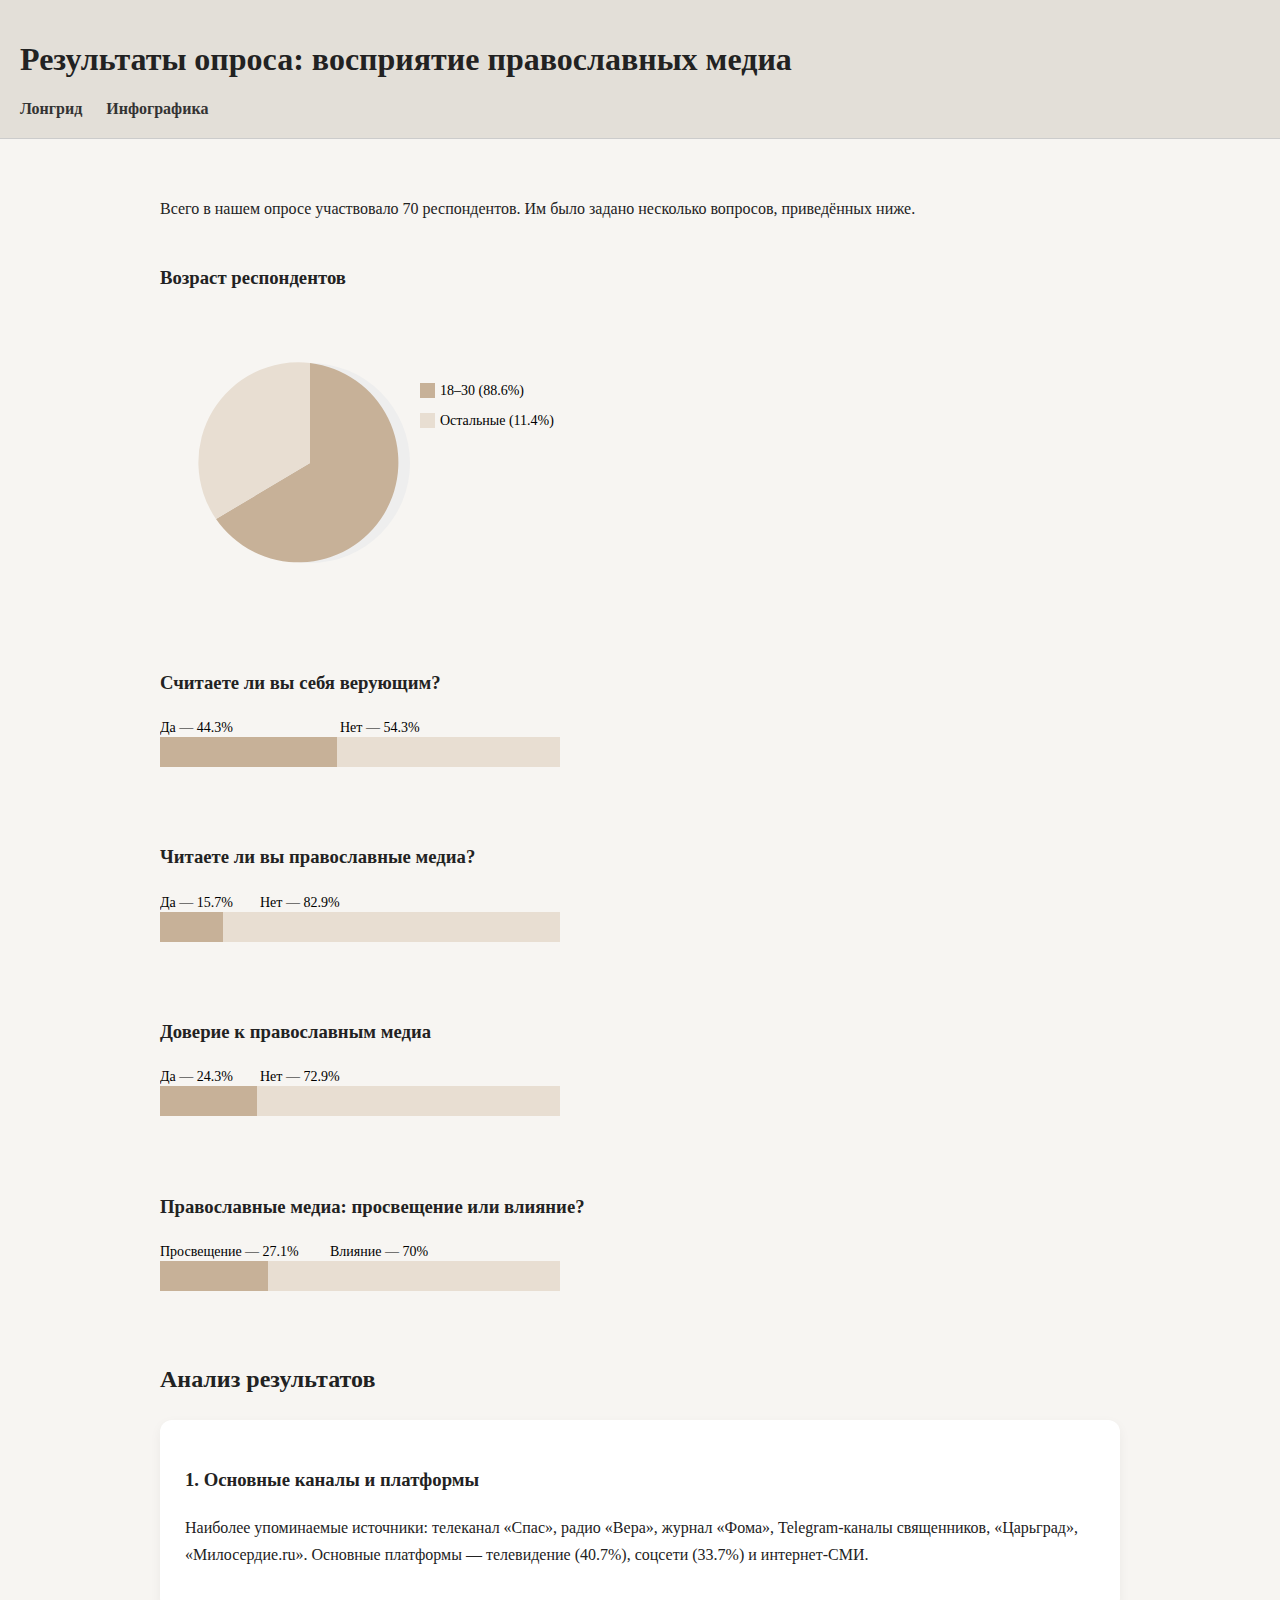
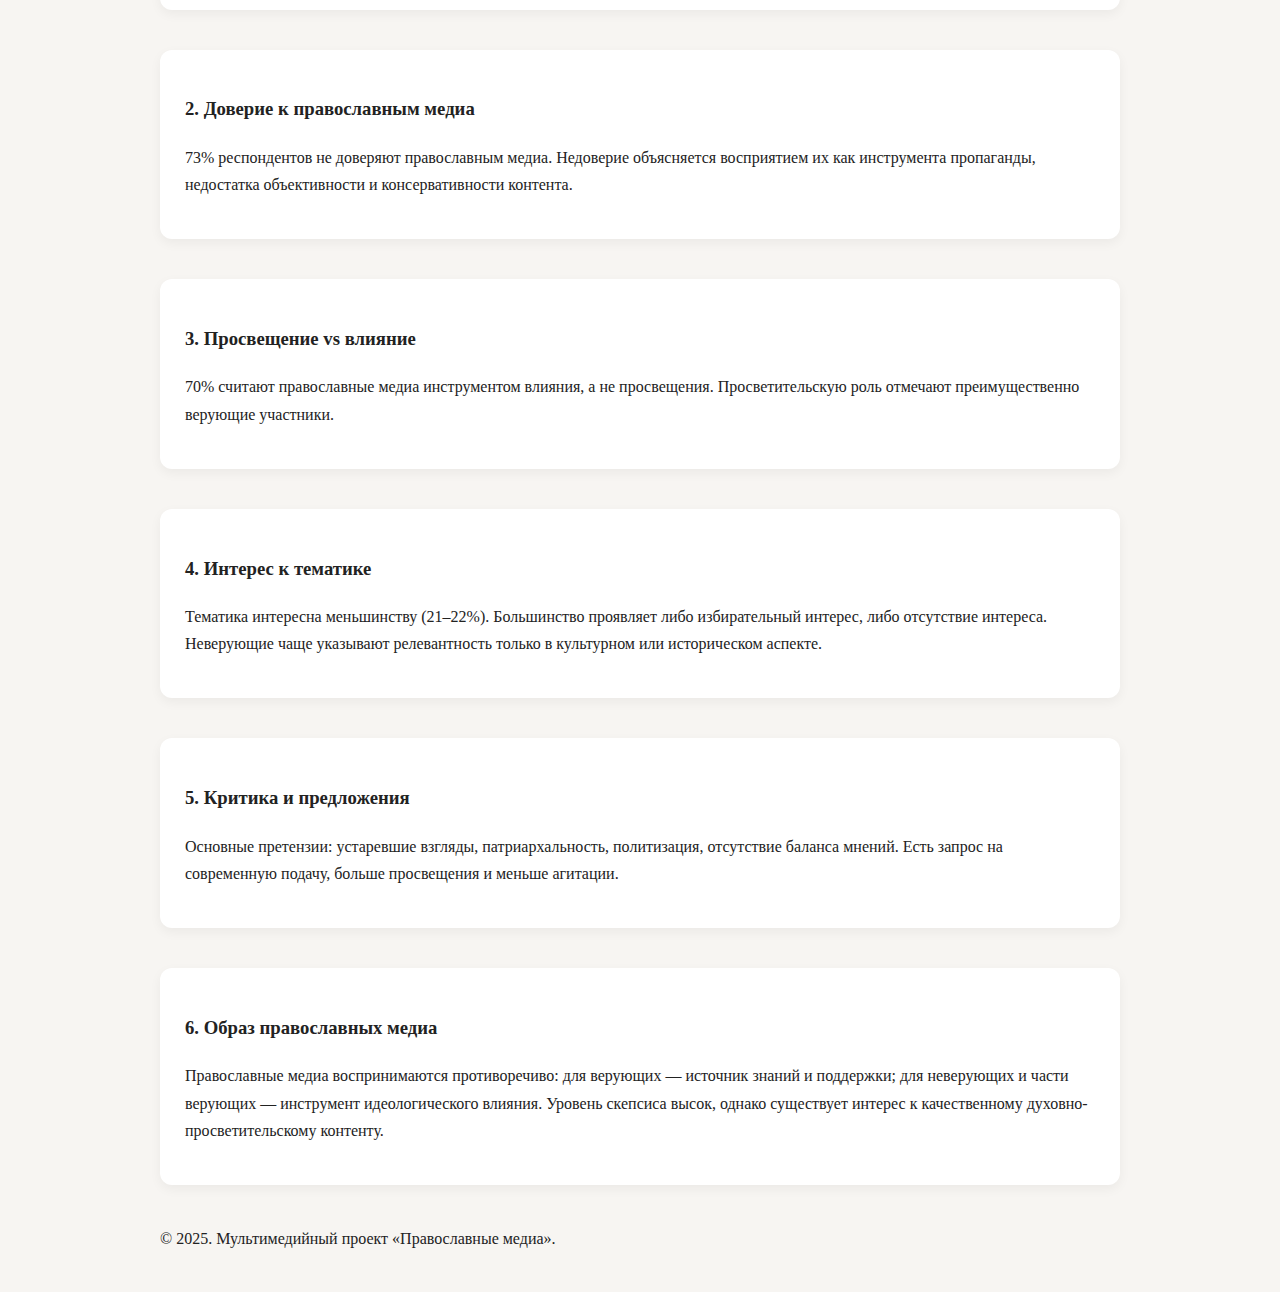
<file: survey.html>
<!DOCTYPE html>
<html lang="ru">
<head>
    <meta charset="UTF-8">
    <title>Инфографика и анализ — Православные медиа</title>
    <link rel="stylesheet" href="css/style.css">
</head>

<body>
<header>
    <h1>Результаты опроса: восприятие православных медиа</h1>
    <nav>
       
        <a href="media.html">Лонгрид</a>
        <a href="survey.html" class="active">Инфографика</a>
        
    </nav>
</header>

<main class="content">

<p>Всего в нашем опросе участвовало 70 респондентов. Им было задано несколько вопросов, приведённых ниже.</p>

<!-- ===================== SVG BLOCK ===================== -->

<div style="margin: 40px 0;">

<!-- AGE PIE CHART -->
<h3>Возраст респондентов</h3>
<svg width="400" height="300" viewBox="0 0 400 300">
    <circle cx="150" cy="150" r="100" fill="#eee" />
    <!-- 18-30 = 88.6% -->
    <path d="M150 150 L150 50 A100 100 0 1 1 56 206 Z" fill="#c7b198" />
    <!-- остальные -->
    <path d="M150 150 L56 206 A100 100 0 0 1 150 50 Z" fill="#e8ded2" />

    <rect x="260" y="70" width="15" height="15" fill="#c7b198" />
    <text x="280" y="82" font-size="14">18–30 (88.6%)</text>

    <rect x="260" y="100" width="15" height="15" fill="#e8ded2" />
    <text x="280" y="112" font-size="14">Остальные (11.4%)</text>
</svg>

<br><br>

<!-- BELIEF -->
<h3>Считаете ли вы себя верующим?</h3>
<svg width="400" height="70">
    <rect x="0" y="20" width="177" height="30" fill="#c7b198"></rect>
    <rect x="177" y="20" width="223" height="30" fill="#e8ded2"></rect>
    <text x="0" y="15" font-size="14">Да — 44.3%</text>
    <text x="180" y="15" font-size="14">Нет — 54.3%</text>
</svg>

<br><br>

<!-- READ MEDIA -->
<h3>Читаете ли вы православные медиа?</h3>
<svg width="400" height="70">
    <rect x="0" y="20" width="63" height="30" fill="#c7b198"></rect>
    <rect x="63" y="20" width="337" height="30" fill="#e8ded2"></rect>
    <text x="0" y="15" font-size="14">Да — 15.7%&nbsp;&nbsp;&nbsp;</text>
    <text x="100" y="15" font-size="14">Нет — 82.9%</text>
</svg>

<br><br>

<!-- TRUST MEDIA -->
<h3>Доверие к православным медиа</h3>
<svg width="400" height="70">
    <rect x="0" y="20" width="97" height="30" fill="#c7b198"></rect>
    <rect x="97" y="20" width="303" height="30" fill="#e8ded2"></rect>
    <text x="0" y="15" font-size="14">Да — 24.3%</text>
    <text x="100" y="15" font-size="14">Нет — 72.9%</text>
</svg>

<br><br>

<!-- ROLE OF MEDIA -->
<h3>Православные медиа: просвещение или влияние?</h3>
<svg width="400" height="70">
    <rect x="0" y="20" width="108" height="30" fill="#c7b198"></rect>
    <rect x="108" y="20" width="292" height="30" fill="#e8ded2"></rect>
    <text x="0" y="15" font-size="14">Просвещение — 27.1%</text>
    <text x="170" y="15" font-size="14">Влияние — 70%</text>
</svg>

</div>

<!-- ===================== END SVG BLOCK ===================== -->


<h2>Анализ результатов</h2>

<section>
<div class="card">
    <h3>1. Основные каналы и платформы</h3>
<p>
Наиболее упоминаемые источники: телеканал «Спас», радио «Вера», журнал «Фома», Telegram-каналы священников, «Царьград», «Милосердие.ru».  
Основные платформы — телевидение (40.7%), соцсети (33.7%) и интернет-СМИ.
</p>
</div>

<div class="card">
<h3>2. Доверие к православным медиа</h3>
<p>
73% респондентов не доверяют православным медиа.  
Недоверие объясняется восприятием их как инструмента пропаганды, недостатка объективности и консервативности контента.
</p>
</div>

<div class="card">
<h3>3. Просвещение vs влияние</h3>
<p>
70% считают православные медиа инструментом влияния, а не просвещения.  
Просветительскую роль отмечают преимущественно верующие участники.
</p>
</div>

<div class="card">
<h3>4. Интерес к тематике</h3>
<p>
Тематика интересна меньшинству (21–22%).  
Большинство проявляет либо избирательный интерес, либо отсутствие интереса.  
Неверующие чаще указывают релевантность только в культурном или историческом аспекте.
</p>
</div>

<div class="card">
<h3>5. Критика и предложения</h3>
<p>
Основные претензии: устаревшие взгляды, патриархальность, политизация, отсутствие баланса мнений.  
Есть запрос на современную подачу, больше просвещения и меньше агитации.
</p>
</div>

<div class="card">
<h3>6. Образ православных медиа</h3>
<p>
Православные медиа воспринимаются противоречиво:  
для верующих — источник знаний и поддержки;  
для неверующих и части верующих — инструмент идеологического влияния.  
Уровень скепсиса высок, однако существует интерес к качественному духовно-просветительскому контенту.
</p>
</div>

</section>

<footer>
    © 2025. Мультимедийный проект «Православные медиа».
</footer>

</main>

</body>
</html>
</file>
<file: css/style.css>
body{font-family:Georgia,serif;margin:0;background:#f7f5f2;color:#222;}
header{background:#e3dfd8;padding:20px;border-bottom:1px solid #ccc;}
nav a{margin-right:20px;color:#333;text-decoration:none;font-weight:bold;}
.content{width:75%;margin:auto;padding:40px 0;line-height:1.7;}
.card {
    background: #fff;
    padding: 25px;
    border-radius: 12px;
    box-shadow: 0 4px 12px rgba(0,0,0,0.05);
    margin-bottom: 40px;
}
</file>
<file: css/footnotes.css>
.footnote{color:#555;cursor:pointer;}
.fn-popup{position:absolute;background:#fff;padding:12px;border:1px solid #aaa;border-radius:6px;width:260px;z-index:1000;display:none;font-size:.85em;}
</file>
<file: Проект "Православная церковь и медиа"/css/style.css>
body{font-family:Georgia,serif;margin:0;background:#f7f5f2;color:#222;}
header{background:#e3dfd8;padding:20px;border-bottom:1px solid #ccc;}
nav a{margin-right:20px;color:#333;text-decoration:none;font-weight:bold;}
.content{width:75%;margin:auto;padding:40px 0;line-height:1.7;}
.card {
    background: #fff;
    padding: 25px;
    border-radius: 12px;
    box-shadow: 0 4px 12px rgba(0,0,0,0.05);
    margin-bottom: 40px;
}
</file>
<file: Проект "Православная церковь и медиа"/css/footnotes.css>
.footnote{color:#555;cursor:pointer;}
.fn-popup{position:absolute;background:#fff;padding:12px;border:1px solid #aaa;border-radius:6px;width:260px;z-index:1000;display:none;font-size:.85em;}
</file>
